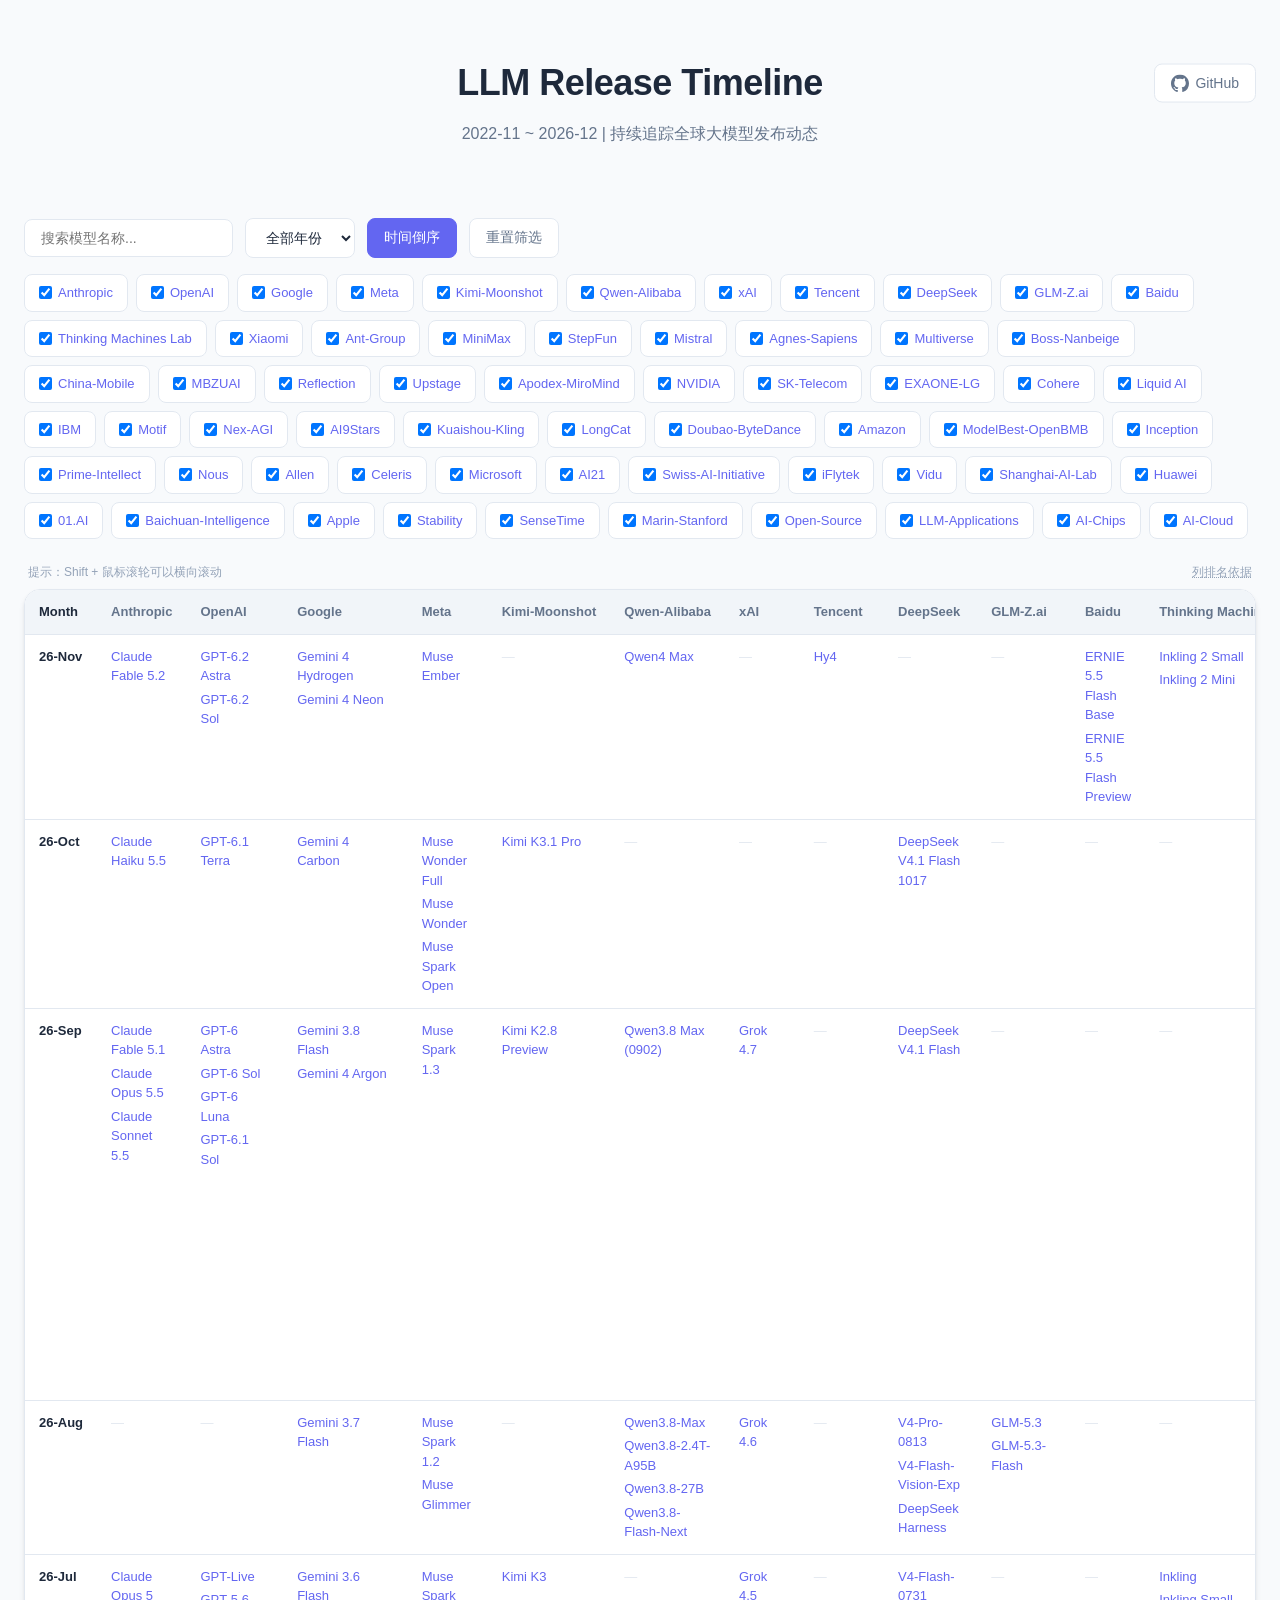
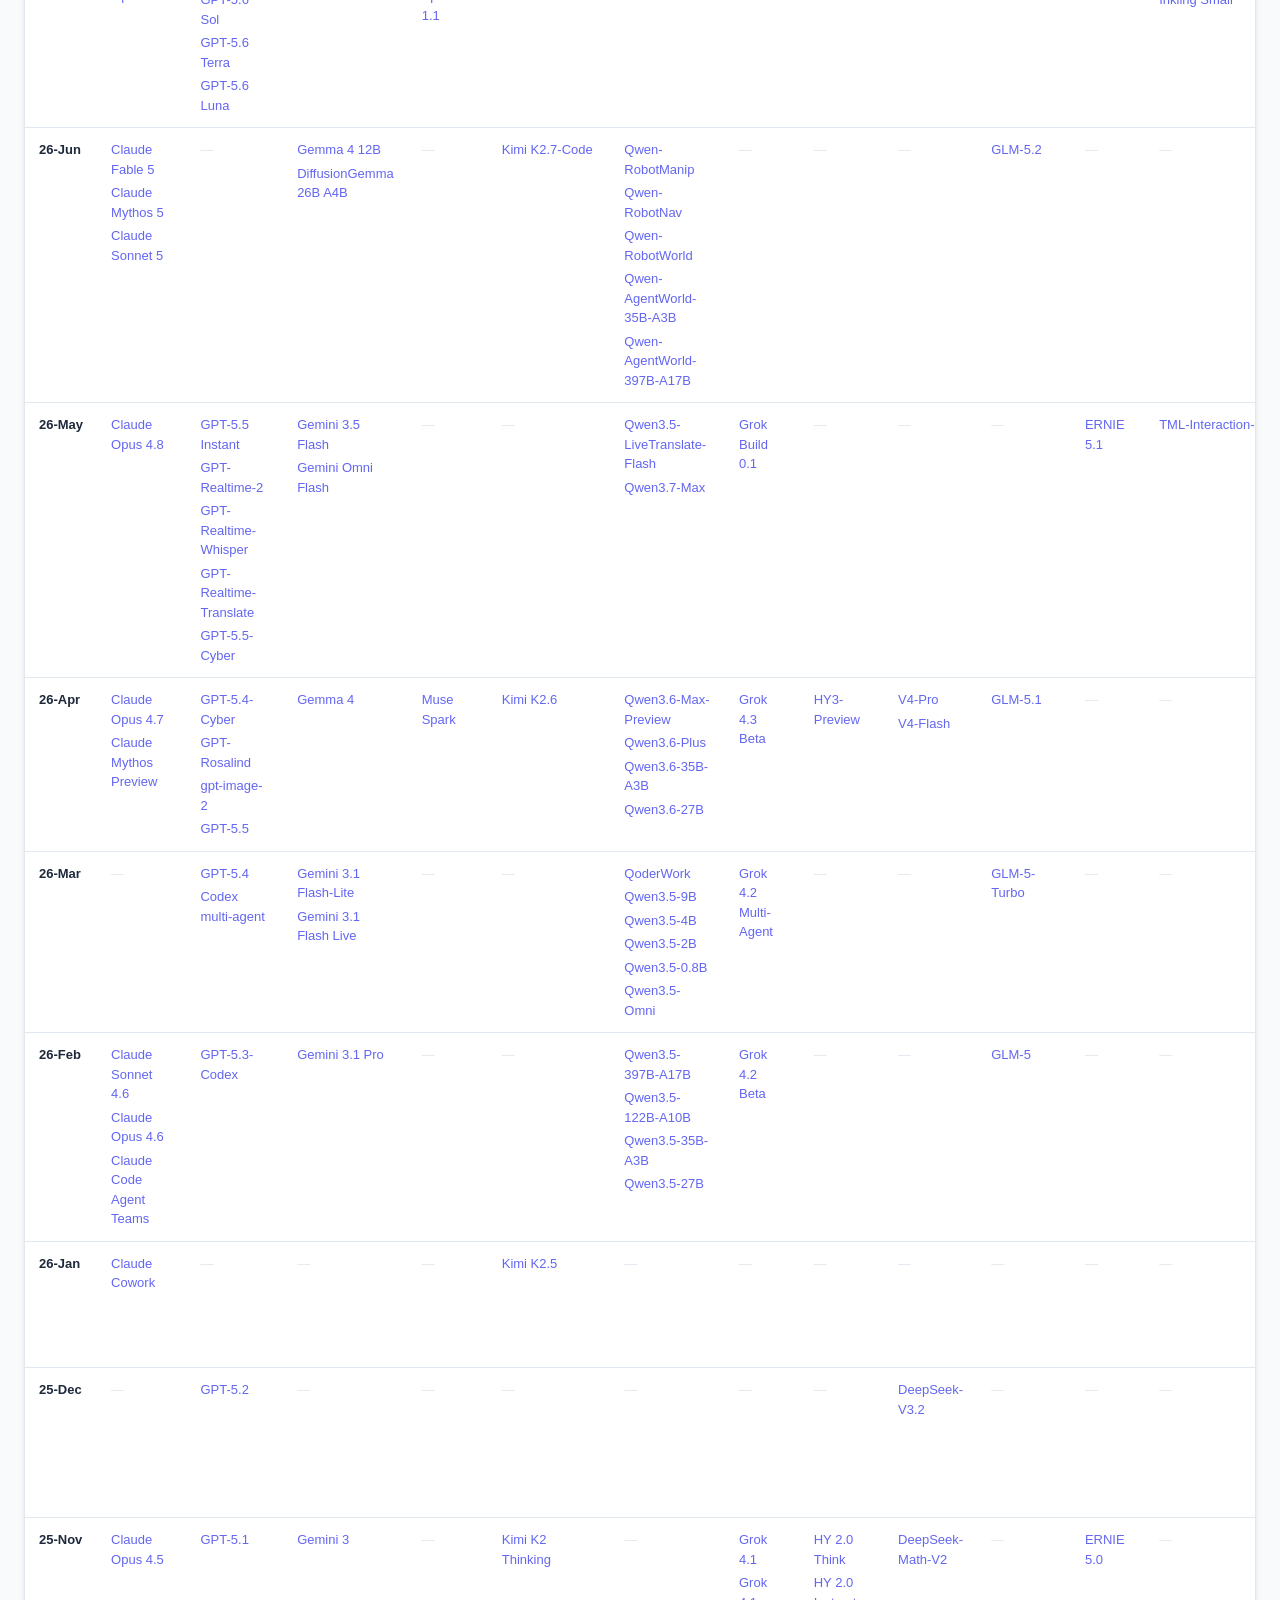
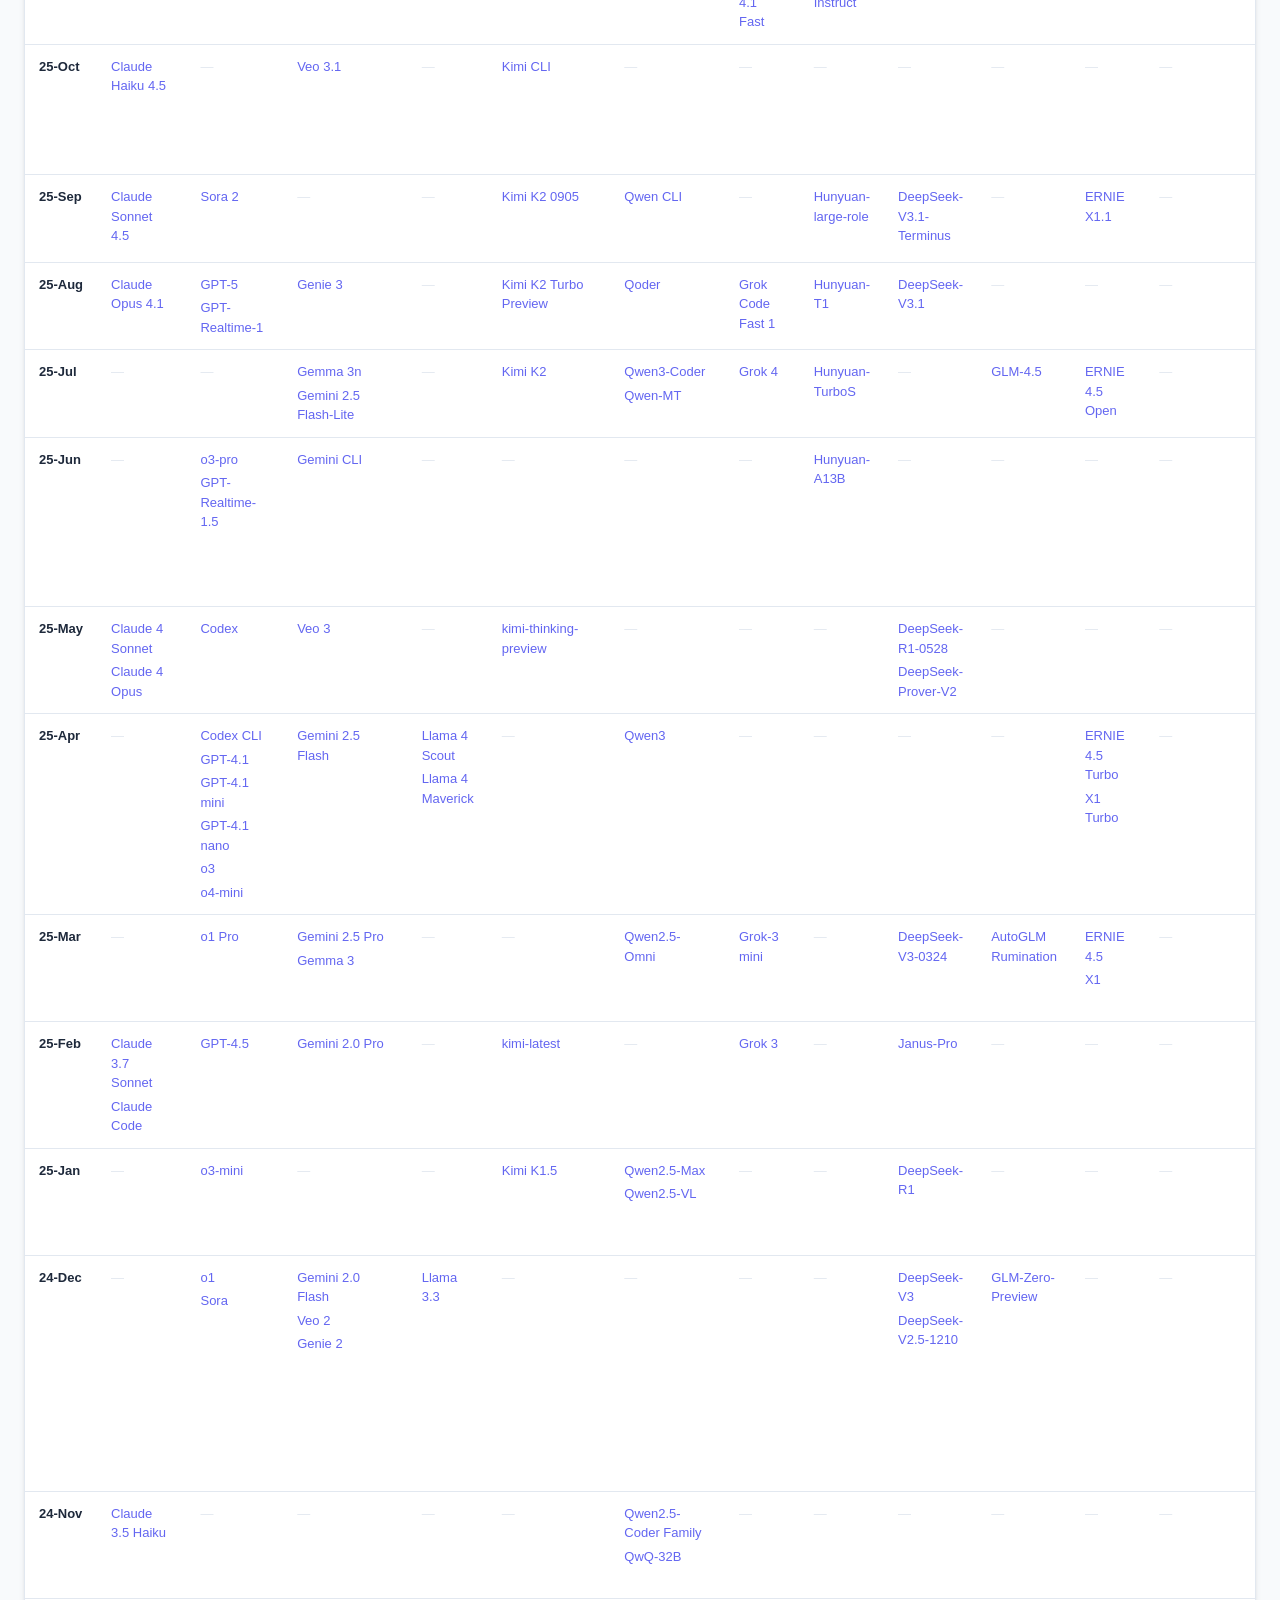
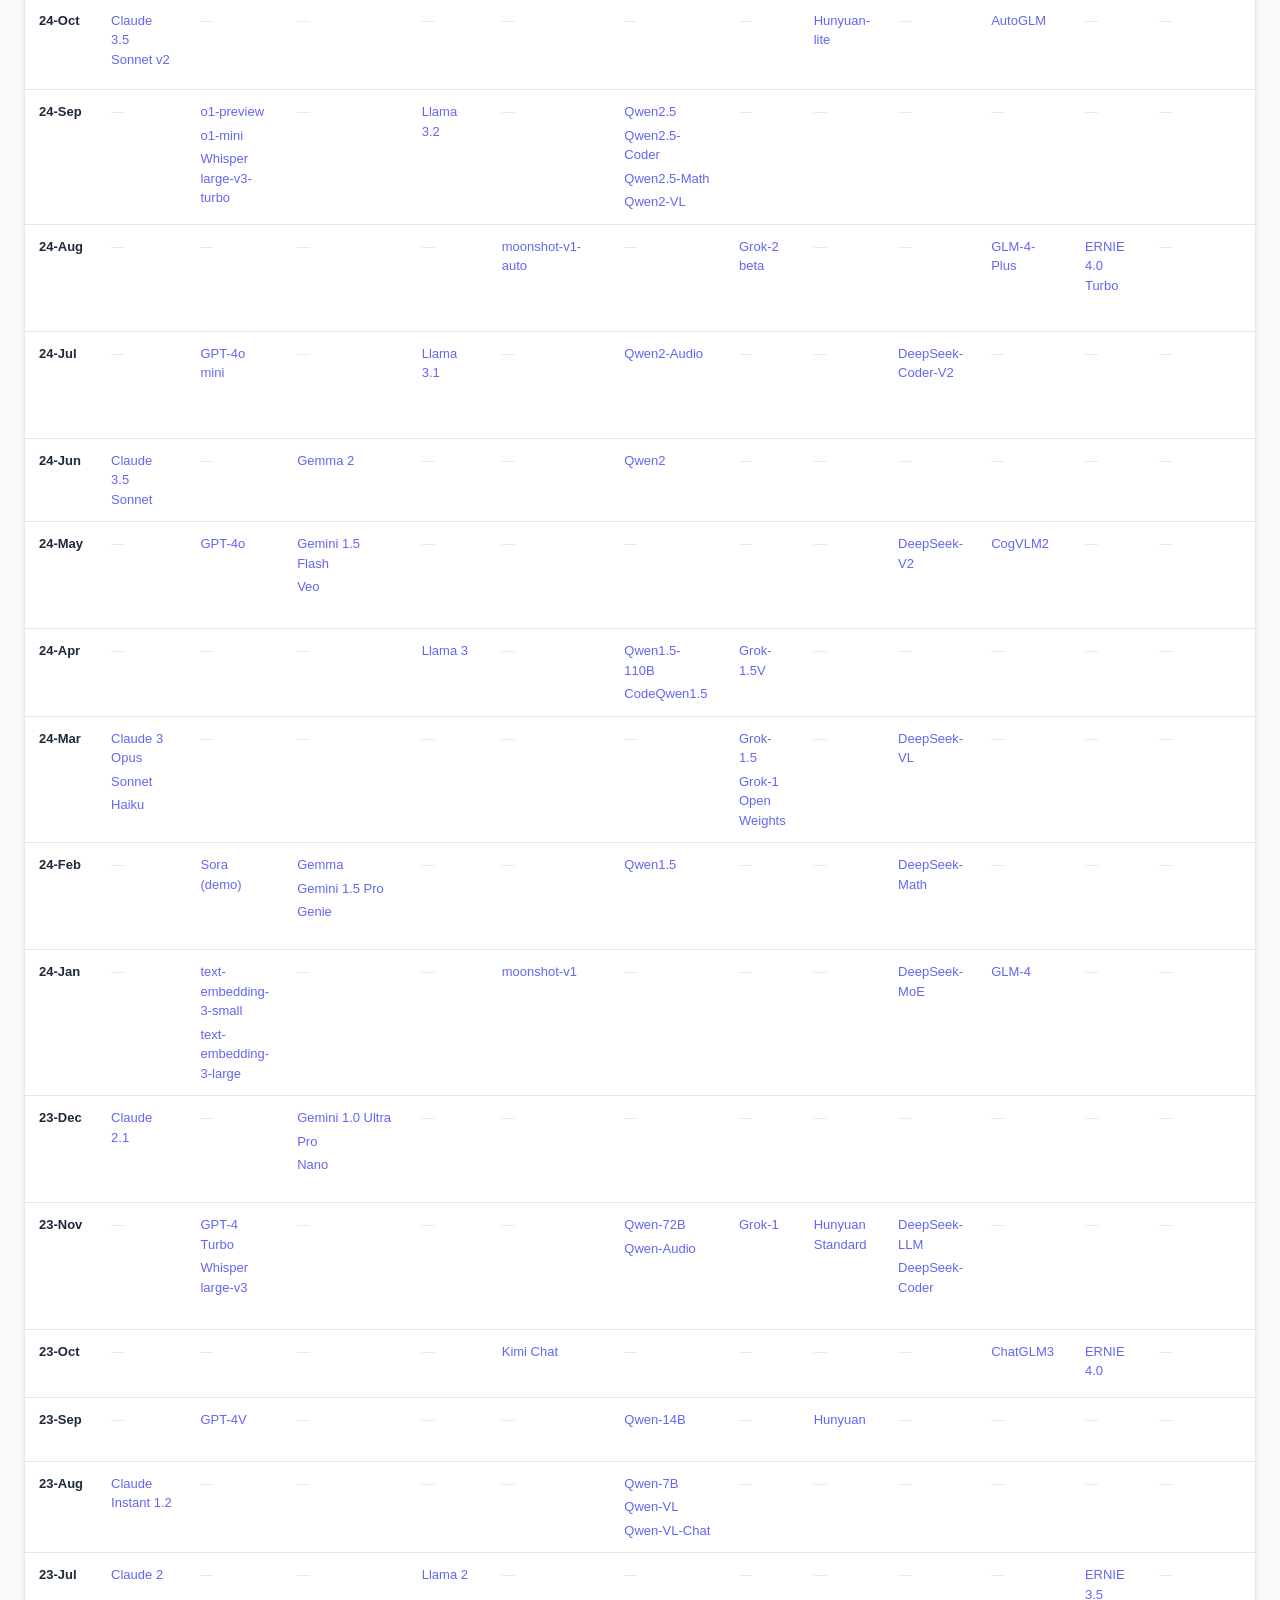
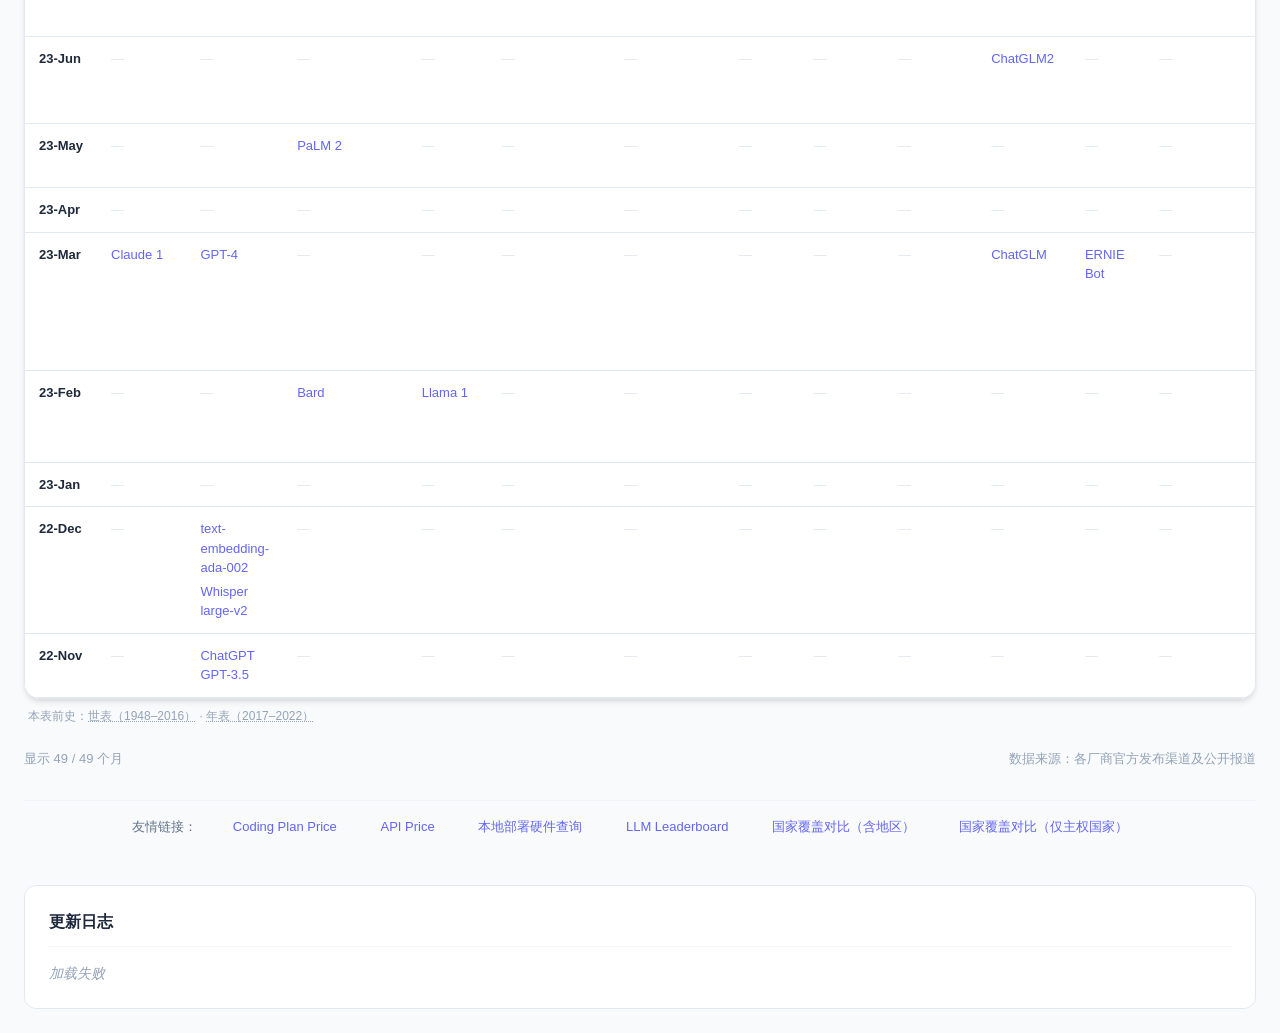
<file: index.html>
<!DOCTYPE html>
<html lang="zh-CN">
<head>
  <meta charset="UTF-8">
  <meta name="viewport" content="width=device-width, initial-scale=1.0">
  <title>LLM Release Timeline</title>
  <link rel="stylesheet" href="styles.css">
</head>
<body>
  <div class="container">
    <header>
      <div class="header-top">
        <h1>LLM Release Timeline</h1>
        <a href="https://github.com/Physics-Lee/Monthly_Table_of_LLM_Releasing" class="github-link" target="_blank">
          <svg viewBox="0 0 24 24" width="18" height="18"><path fill="currentColor" d="M12 0C5.37 0 0 5.37 0 12c0 5.31 3.435 9.795 8.205 11.385.6.105.825-.255.825-.57 0-.285-.015-1.23-.015-2.235-3.015.555-3.795-.735-4.035-1.41-.135-.345-.72-1.41-1.23-1.695-.42-.225-1.02-.78-.015-.795.945-.015 1.62.87 1.845 1.23 1.08 1.815 2.805 1.305 3.495.99.105-.78.42-1.305.765-1.605-2.67-.3-5.46-1.335-5.46-5.925 0-1.305.465-2.385 1.23-3.225-.12-.3-.54-1.53.12-3.18 0 0 1.005-.315 3.3 1.23.96-.27 1.98-.405 3-.405s2.04.135 3 .405c2.295-1.56 3.3-1.23 3.3-1.23.66 1.65.24 2.88.12 3.18.765.84 1.23 1.905 1.23 3.225 0 4.605-2.805 5.625-5.475 5.925.435.375.81 1.095.81 2.22 0 1.605-.015 2.895-.015 3.3 0 .315.225.69.825.57A12.02 12.02 0 0024 12c0-6.63-5.37-12-12-12z"/></svg>
          GitHub
        </a>
      </div>
      <p class="subtitle">2022-11 ~ <span id="endDate"></span> | 持续追踪全球大模型发布动态</p>
    </header>

    <div class="filters">
      <div class="filter-group">
        <input type="text" id="searchInput" placeholder="搜索模型名称...">
        <select id="yearFilter">
          <option value="all">全部年份</option>
          <option value="2022">2022</option>
          <option value="2023">2023</option>
          <option value="2024">2024</option>
          <option value="2025">2025</option>
          <option value="2026">2026</option>
        </select>
        <button id="sortBtn" data-order="desc">时间倒序</button>
        <button id="resetBtn">重置筛选</button>
      </div>
      <div class="vendor-filters" id="vendorFilters"></div>
    </div>

    <div class="table-hints">
      <span class="table-hint-left">提示：Shift + 鼠标滚轮可以横向滚动</span>
      <span class="table-hint-right"><a href="aa-ranking.html" target="_blank" rel="noopener">列排名依据</a></span>
    </div>

    <div class="table-wrapper">
      <table id="timelineTable">
        <thead></thead>
        <tbody></tbody>
      </table>
    </div>

    <div class="table-prelude">
      本表前史：<a href="prelude.html#shibiao">世表（1948–2016）</a> · <a href="prelude.html#nianbiao">年表（2017–2022）</a>
    </div>

    <div class="footer">
      <span id="stats">加载中...</span>
      <span class="source">数据来源：各厂商官方发布渠道及公开报道</span>
    </div>

    <div class="friend-links">
      <span class="friend-links-label">友情链接：</span>
      <a href="https://z4crk6mg95.coze.site/" target="_blank" rel="noopener">Coding Plan Price</a>
      <a href="https://openrouter.ai/models?order=pricing-high-to-low" target="_blank" rel="noopener">API Price</a>
      <a href="https://apxml.com/zh/models" target="_blank" rel="noopener">本地部署硬件查询</a>
      <a href="https://artificialanalysis.ai/leaderboards/models" target="_blank" rel="noopener">LLM Leaderboard</a>
      <a href="supported_countries_and_territories/country-coverage-full.html" target="_blank" rel="noopener">国家覆盖对比（含地区）</a>
      <a href="supported_countries_and_territories/country-coverage-sovereign.html" target="_blank" rel="noopener">国家覆盖对比（仅主权国家）</a>
    </div>

    <div class="changelog" id="changelog">
      <h3>更新日志</h3>
      <div class="changelog-list" id="changelogList">加载中...</div>
    </div>
  </div>

  <script src="scripts/model-utils.js"></script>
  <script src="app.js"></script>
</body>
</html>
</file>
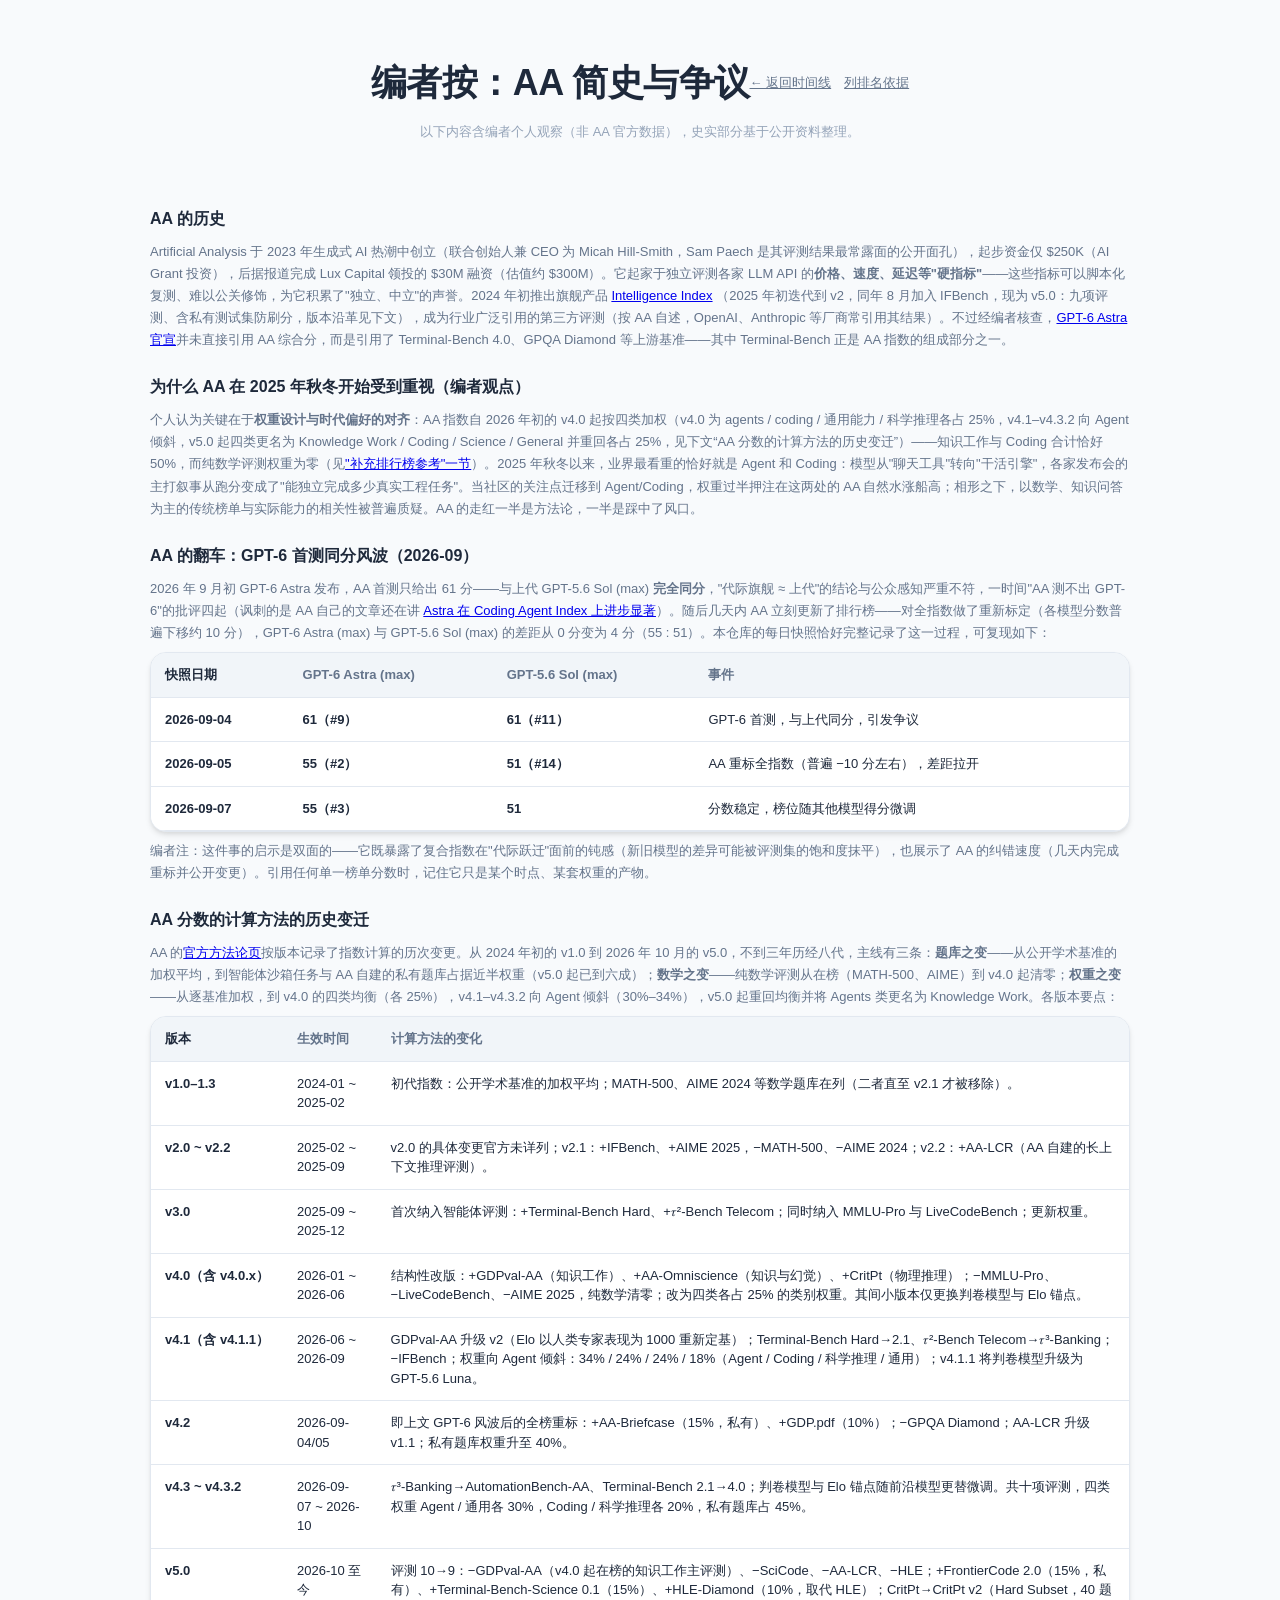
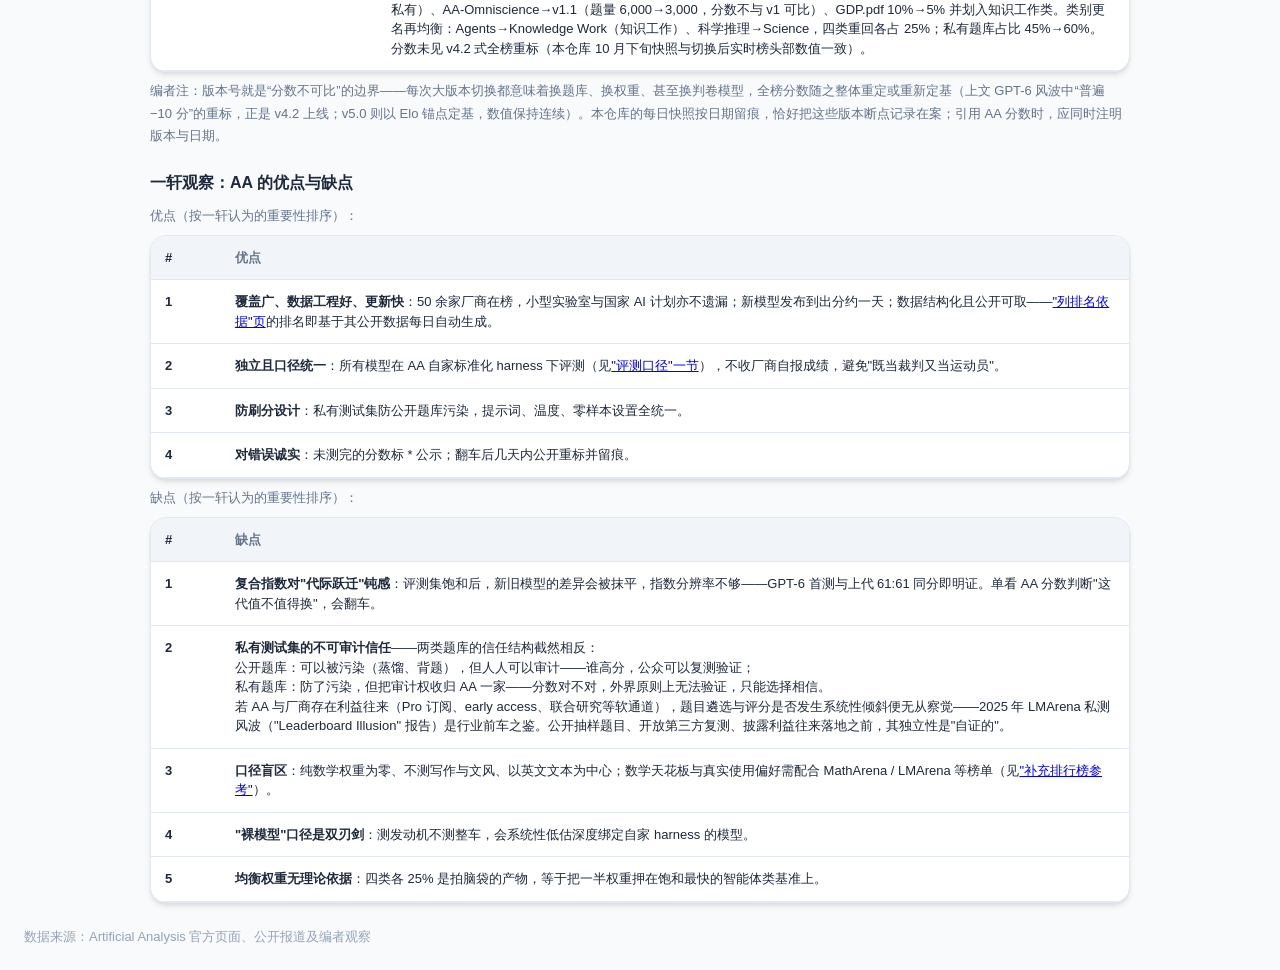
<file: aa-editorial.html>
<!DOCTYPE html>
<html lang="zh-CN">
<head>
  <meta charset="UTF-8">
  <meta name="viewport" content="width=device-width, initial-scale=1.0">
  <title>编者按：AA 简史与争议 | LLM Release Timeline</title>
  <link rel="stylesheet" href="styles.css">
  <style>
    .back-link {
      font-size: 13px;
      color: var(--text-tertiary);
    }
    .back-link a { color: var(--text-secondary); }
    .editorial-section {
      max-width: 980px;
      margin: 0 auto;
    }
    .editorial-section h2 {
      font-size: 16px;
      margin: 24px 0 10px;
    }
    .editorial-note {
      font-size: 13px;
      color: var(--text-secondary);
      line-height: 1.7;
      margin: 8px 0;
    }
    /* 主表样式为 30+ 列设了 min-width:1400px，本页表格列数少，取消该下限 */
    .table-wrapper table { min-width: 0; }
    td.score-cell { font-weight: 600; }
  </style>
</head>
<body>
  <div class="container">
    <header>
      <div class="header-top">
        <h1>编者按：AA 简史与争议</h1>
        <span class="back-link"><a href="./">← 返回时间线</a>　<a href="aa-ranking.html">列排名依据</a></span>
      </div>
      <p class="models">以下内容含编者个人观察（非 AA 官方数据），史实部分基于公开资料整理。</p>
    </header>

    <section class="editorial-section">
      <h2>AA 的历史</h2>
      <p class="editorial-note">
        Artificial Analysis 于 2023 年生成式 AI 热潮中创立（联合创始人兼 CEO 为 Micah Hill-Smith，Sam Paech 是其评测结果最常露面的公开面孔），起步资金仅 $250K（AI Grant 投资），后据报道完成 Lux Capital 领投的 $30M 融资（估值约 $300M）。它起家于独立评测各家 LLM API 的<strong>价格、速度、延迟等"硬指标"</strong>——这些指标可以脚本化复测、难以公关修饰，为它积累了"独立、中立"的声誉。2024 年初推出旗舰产品
        <a href="https://artificialanalysis.ai/evaluations/artificial-analysis-intelligence-index" target="_blank" rel="noopener">Intelligence Index</a>
        （2025 年初迭代到 v2，同年 8 月加入 IFBench，现为 v5.0：九项评测、含私有测试集防刷分，版本沿革见下文），成为行业广泛引用的第三方评测（按 AA 自述，OpenAI、Anthropic 等厂商常引用其结果）。不过经编者核查，<a href="https://openai.com/index/gpt-6-astra/" target="_blank" rel="noopener">GPT-6 Astra 官宣</a>并未直接引用 AA 综合分，而是引用了 Terminal-Bench 4.0、GPQA Diamond 等上游基准——其中 Terminal-Bench 正是 AA 指数的组成部分之一。
      </p>
    </section>

    <section class="editorial-section">
      <h2>为什么 AA 在 2025 年秋冬开始受到重视（编者观点）</h2>
      <p class="editorial-note">
        个人认为关键在于<strong>权重设计与时代偏好的对齐</strong>：AA 指数自 2026 年初的 v4.0 起按四类加权（v4.0 为 agents / coding / 通用能力 / 科学推理各占 25%，v4.1–v4.3.2 向 Agent 倾斜，v5.0 起四类更名为 Knowledge Work / Coding / Science / General 并重回各占 25%，见下文“AA 分数的计算方法的历史变迁”）——知识工作与 Coding 合计恰好 50%，而纯数学评测权重为零（见<a href="aa-ranking.html#supplement-rankings">"补充排行榜参考"一节</a>）。2025 年秋冬以来，业界最看重的恰好就是 Agent 和 Coding：模型从"聊天工具"转向"干活引擎"，各家发布会的主打叙事从跑分变成了"能独立完成多少真实工程任务"。当社区的关注点迁移到 Agent/Coding，权重过半押注在这两处的 AA 自然水涨船高；相形之下，以数学、知识问答为主的传统榜单与实际能力的相关性被普遍质疑。AA 的走红一半是方法论，一半是踩中了风口。
      </p>
    </section>

    <section class="editorial-section">
      <h2>AA 的翻车：GPT-6 首测同分风波（2026-09）</h2>
      <p class="editorial-note">
        2026 年 9 月初 GPT-6 Astra 发布，AA 首测只给出 61 分——与上代 GPT-5.6 Sol (max) <strong>完全同分</strong>，"代际旗舰 ≈ 上代"的结论与公众感知严重不符，一时间"AA 测不出 GPT-6"的批评四起（讽刺的是 AA 自己的文章还在讲 <a href="https://artificialanalysis.ai/articles/benchmarking-gpt-6-astra" target="_blank" rel="noopener">Astra 在 Coding Agent Index 上进步显著</a>）。随后几天内 AA 立刻更新了排行榜——对全指数做了重新标定（各模型分数普遍下移约 10 分），GPT-6 Astra (max) 与 GPT-5.6 Sol (max) 的差距从 0 分变为 4 分（55 : 51）。本仓库的每日快照恰好完整记录了这一过程，可复现如下：
      </p>
      <div class="table-wrapper">
        <table>
          <thead>
            <tr><th>快照日期</th><th>GPT-6 Astra (max)</th><th>GPT-5.6 Sol (max)</th><th>事件</th></tr>
          </thead>
          <tbody>
            <tr>
              <td>2026-09-04</td>
              <td class="score-cell">61（#9）</td>
              <td class="score-cell">61（#11）</td>
              <td>GPT-6 首测，与上代同分，引发争议</td>
            </tr>
            <tr>
              <td>2026-09-05</td>
              <td class="score-cell">55（#2）</td>
              <td class="score-cell">51（#14）</td>
              <td>AA 重标全指数（普遍 −10 分左右），差距拉开</td>
            </tr>
            <tr>
              <td>2026-09-07</td>
              <td class="score-cell">55（#3）</td>
              <td class="score-cell">51</td>
              <td>分数稳定，榜位随其他模型得分微调</td>
            </tr>
          </tbody>
        </table>
      </div>
      <p class="editorial-note">
        编者注：这件事的启示是双面的——它既暴露了复合指数在"代际跃迁"面前的钝感（新旧模型的差异可能被评测集的饱和度抹平），也展示了 AA 的纠错速度（几天内完成重标并公开变更）。引用任何单一榜单分数时，记住它只是某个时点、某套权重的产物。
      </p>
    </section>

    <section class="editorial-section">
      <h2>AA 分数的计算方法的历史变迁</h2>
      <p class="editorial-note">
        AA 的<a href="https://artificialanalysis.ai/methodology/intelligence-benchmarking" target="_blank" rel="noopener">官方方法论页</a>按版本记录了指数计算的历次变更。从 2024 年初的 v1.0 到 2026 年 10 月的 v5.0，不到三年历经八代，主线有三条：<strong>题库之变</strong>——从公开学术基准的加权平均，到智能体沙箱任务与 AA 自建的私有题库占据近半权重（v5.0 起已到六成）；<strong>数学之变</strong>——纯数学评测从在榜（MATH-500、AIME）到 v4.0 起清零；<strong>权重之变</strong>——从逐基准加权，到 v4.0 的四类均衡（各 25%），v4.1–v4.3.2 向 Agent 倾斜（30%–34%），v5.0 起重回均衡并将 Agents 类更名为 Knowledge Work。各版本要点：
      </p>
      <div class="table-wrapper">
        <table>
          <thead>
            <tr><th>版本</th><th>生效时间</th><th>计算方法的变化</th></tr>
          </thead>
          <tbody>
            <tr>
              <td class="score-cell">v1.0–1.3</td>
              <td>2024-01 ~ 2025-02</td>
              <td>初代指数：公开学术基准的加权平均；MATH-500、AIME 2024 等数学题库在列（二者直至 v2.1 才被移除）。</td>
            </tr>
            <tr>
              <td class="score-cell">v2.0 ~ v2.2</td>
              <td>2025-02 ~ 2025-09</td>
              <td>v2.0 的具体变更官方未详列；v2.1：+IFBench、+AIME 2025，−MATH-500、−AIME 2024；v2.2：+AA-LCR（AA 自建的长上下文推理评测）。</td>
            </tr>
            <tr>
              <td class="score-cell">v3.0</td>
              <td>2025-09 ~ 2025-12</td>
              <td>首次纳入智能体评测：+Terminal-Bench Hard、+𝜏²-Bench Telecom；同时纳入 MMLU-Pro 与 LiveCodeBench；更新权重。</td>
            </tr>
            <tr>
              <td class="score-cell">v4.0（含 v4.0.x）</td>
              <td>2026-01 ~ 2026-06</td>
              <td>结构性改版：+GDPval-AA（知识工作）、+AA-Omniscience（知识与幻觉）、+CritPt（物理推理）；−MMLU-Pro、−LiveCodeBench、−AIME 2025，纯数学清零；改为四类各占 25% 的类别权重。其间小版本仅更换判卷模型与 Elo 锚点。</td>
            </tr>
            <tr>
              <td class="score-cell">v4.1（含 v4.1.1）</td>
              <td>2026-06 ~ 2026-09</td>
              <td>GDPval-AA 升级 v2（Elo 以人类专家表现为 1000 重新定基）；Terminal-Bench Hard→2.1、𝜏²-Bench Telecom→𝜏³-Banking；−IFBench；权重向 Agent 倾斜：34% / 24% / 24% / 18%（Agent / Coding / 科学推理 / 通用）；v4.1.1 将判卷模型升级为 GPT-5.6 Luna。</td>
            </tr>
            <tr>
              <td class="score-cell">v4.2</td>
              <td>2026-09-04/05</td>
              <td>即上文 GPT-6 风波后的全榜重标：+AA-Briefcase（15%，私有）、+GDP.pdf（10%）；−GPQA Diamond；AA-LCR 升级 v1.1；私有题库权重升至 40%。</td>
            </tr>
            <tr>
              <td class="score-cell">v4.3 ~ v4.3.2</td>
              <td>2026-09-07 ~ 2026-10</td>
              <td>𝜏³-Banking→AutomationBench-AA、Terminal-Bench 2.1→4.0；判卷模型与 Elo 锚点随前沿模型更替微调。共十项评测，四类权重 Agent / 通用各 30%，Coding / 科学推理各 20%，私有题库占 45%。</td>
            </tr>
            <tr>
              <td class="score-cell">v5.0</td>
              <td>2026-10 至今</td>
              <td>评测 10→9：−GDPval-AA（v4.0 起在榜的知识工作主评测）、−SciCode、−AA-LCR、−HLE；+FrontierCode 2.0（15%，私有）、+Terminal-Bench-Science 0.1（15%）、+HLE-Diamond（10%，取代 HLE）；CritPt→CritPt v2（Hard Subset，40 题私有）、AA-Omniscience→v1.1（题量 6,000→3,000，分数不与 v1 可比）、GDP.pdf 10%→5% 并划入知识工作类。类别更名再均衡：Agents→Knowledge Work（知识工作）、科学推理→Science，四类重回各占 25%；私有题库占比 45%→60%。分数未见 v4.2 式全榜重标（本仓库 10 月下旬快照与切换后实时榜头部数值一致）。</td>
            </tr>
          </tbody>
        </table>
      </div>
      <p class="editorial-note">
        编者注：版本号就是“分数不可比”的边界——每次大版本切换都意味着换题库、换权重、甚至换判卷模型，全榜分数随之整体重定或重新定基（上文 GPT-6 风波中“普遍 −10 分”的重标，正是 v4.2 上线；v5.0 则以 Elo 锚点定基，数值保持连续）。本仓库的每日快照按日期留痕，恰好把这些版本断点记录在案；引用 AA 分数时，应同时注明版本与日期。
      </p>
    </section>

    <section class="editorial-section">
      <h2>一轩观察：AA 的优点与缺点</h2>
      <p class="editorial-note">优点（按一轩认为的重要性排序）：</p>
      <div class="table-wrapper">
        <table>
          <thead>
            <tr><th>#</th><th>优点</th></tr>
          </thead>
          <tbody>
            <tr>
              <td class="score-cell">1</td>
              <td><strong>覆盖广、数据工程好、更新快</strong>：50 余家厂商在榜，小型实验室与国家 AI 计划亦不遗漏；新模型发布到出分约一天；数据结构化且公开可取——<a href="aa-ranking.html">"列排名依据"页</a>的排名即基于其公开数据每日自动生成。</td>
            </tr>
            <tr>
              <td class="score-cell">2</td>
              <td><strong>独立且口径统一</strong>：所有模型在 AA 自家标准化 harness 下评测（见<a href="aa-ranking.html#evaluation-setup">"评测口径"一节</a>），不收厂商自报成绩，避免"既当裁判又当运动员"。</td>
            </tr>
            <tr>
              <td class="score-cell">3</td>
              <td><strong>防刷分设计</strong>：私有测试集防公开题库污染，提示词、温度、零样本设置全统一。</td>
            </tr>
            <tr>
              <td class="score-cell">4</td>
              <td><strong>对错误诚实</strong>：未测完的分数标 * 公示；翻车后几天内公开重标并留痕。</td>
            </tr>
          </tbody>
        </table>
      </div>
      <p class="editorial-note">缺点（按一轩认为的重要性排序）：</p>
      <div class="table-wrapper">
        <table>
          <thead>
            <tr><th>#</th><th>缺点</th></tr>
          </thead>
          <tbody>
            <tr>
              <td class="score-cell">1</td>
              <td><strong>复合指数对"代际跃迁"钝感</strong>：评测集饱和后，新旧模型的差异会被抹平，指数分辨率不够——GPT-6 首测与上代 61:61 同分即明证。单看 AA 分数判断"这代值不值得换"，会翻车。</td>
            </tr>
            <tr>
              <td class="score-cell">2</td>
              <td><strong>私有测试集的不可审计信任</strong>——两类题库的信任结构截然相反：<br>
                公开题库：可以被污染（蒸馏、背题），但人人可以审计——谁高分，公众可以复测验证；<br>
                私有题库：防了污染，但把审计权收归 AA 一家——分数对不对，外界原则上无法验证，只能选择相信。<br>
                若 AA 与厂商存在利益往来（Pro 订阅、early access、联合研究等软通道），题目遴选与评分是否发生系统性倾斜便无从察觉——2025 年 LMArena 私测风波（"Leaderboard Illusion" 报告）是行业前车之鉴。公开抽样题目、开放第三方复测、披露利益往来落地之前，其独立性是"自证的"。</td>
            </tr>
            <tr>
              <td class="score-cell">3</td>
              <td><strong>口径盲区</strong>：纯数学权重为零、不测写作与文风、以英文文本为中心；数学天花板与真实使用偏好需配合 MathArena / LMArena 等榜单（见<a href="aa-ranking.html#supplement-rankings">"补充排行榜参考"</a>）。</td>
            </tr>
            <tr>
              <td class="score-cell">4</td>
              <td><strong>"裸模型"口径是双刃剑</strong>：测发动机不测整车，会系统性低估深度绑定自家 harness 的模型。</td>
            </tr>
            <tr>
              <td class="score-cell">5</td>
              <td><strong>均衡权重无理论依据</strong>：四类各 25% 是拍脑袋的产物，等于把一半权重押在饱和最快的智能体类基准上。</td>
            </tr>
          </tbody>
        </table>
      </div>
    </section>

    <div class="footer">
      <span class="source">数据来源：Artificial Analysis 官方页面、公开报道及编者观察</span>
    </div>
  </div>
</body>
</html>
</file>
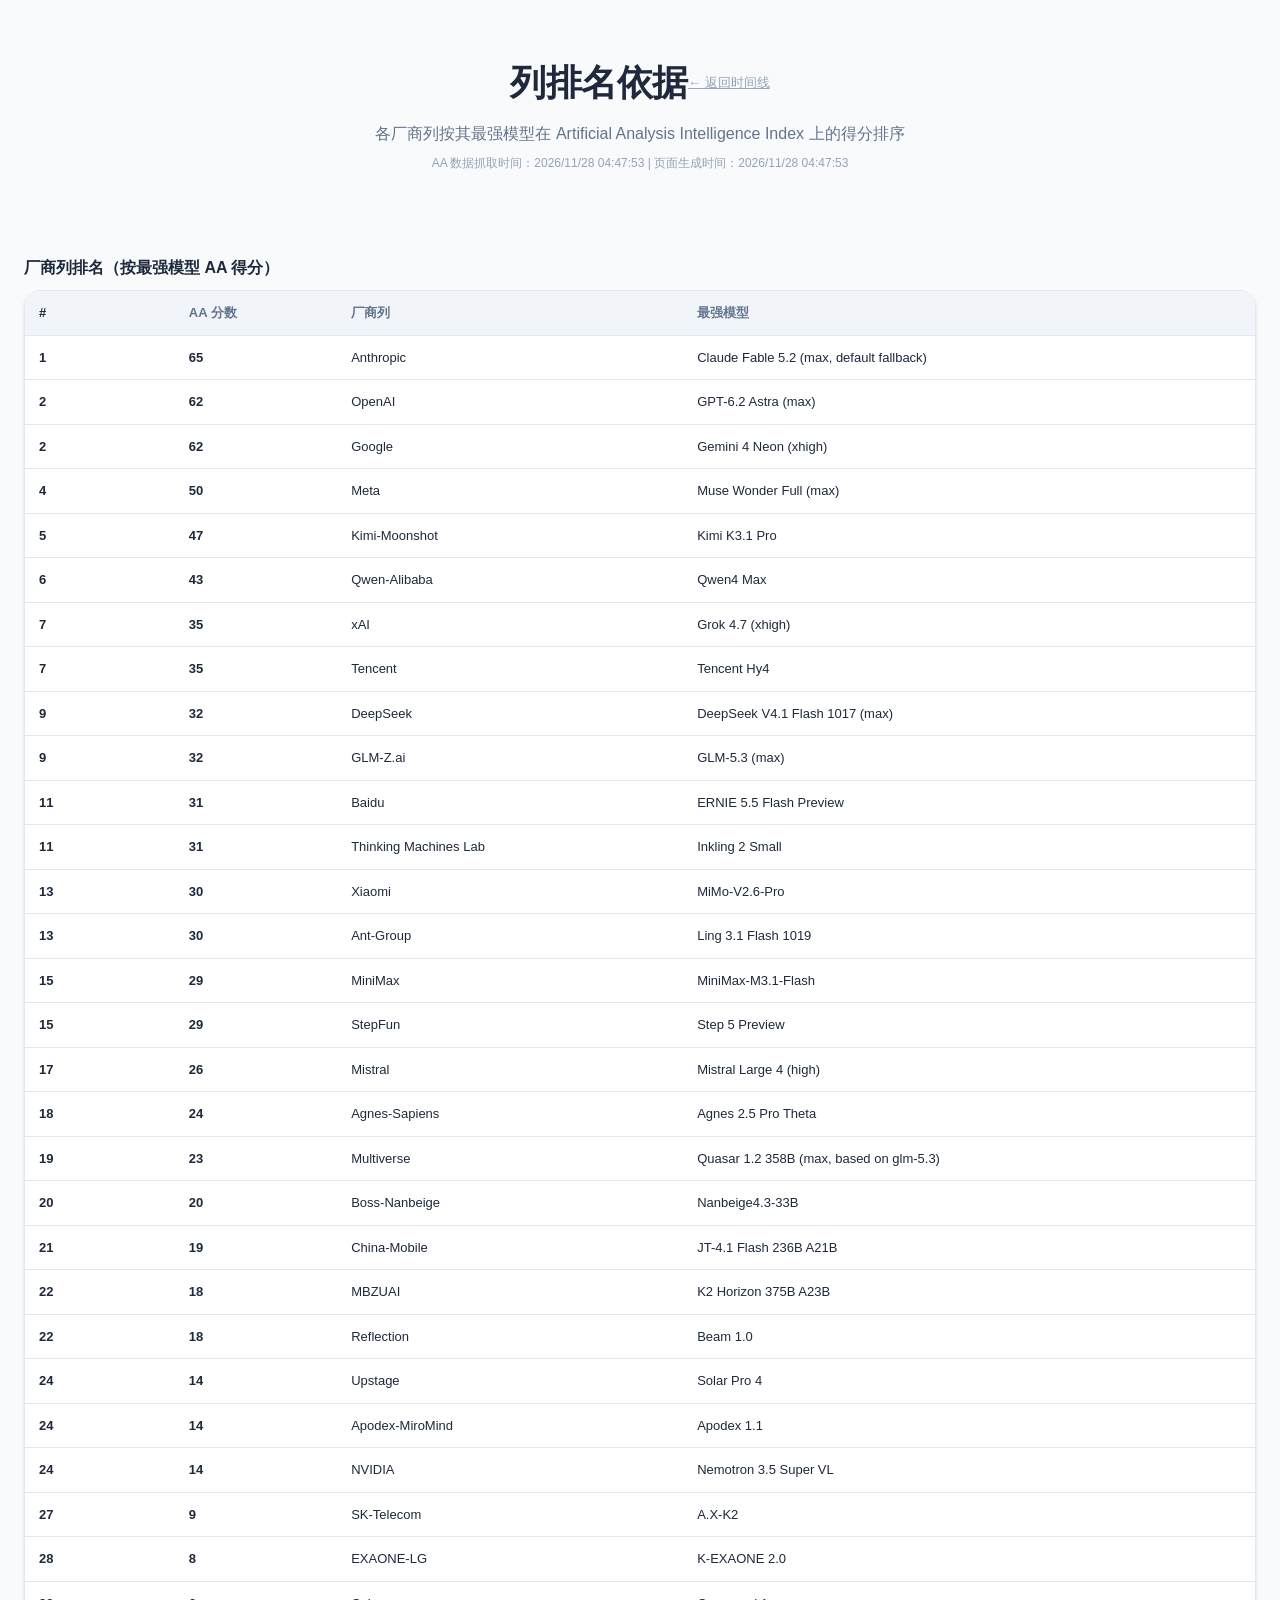
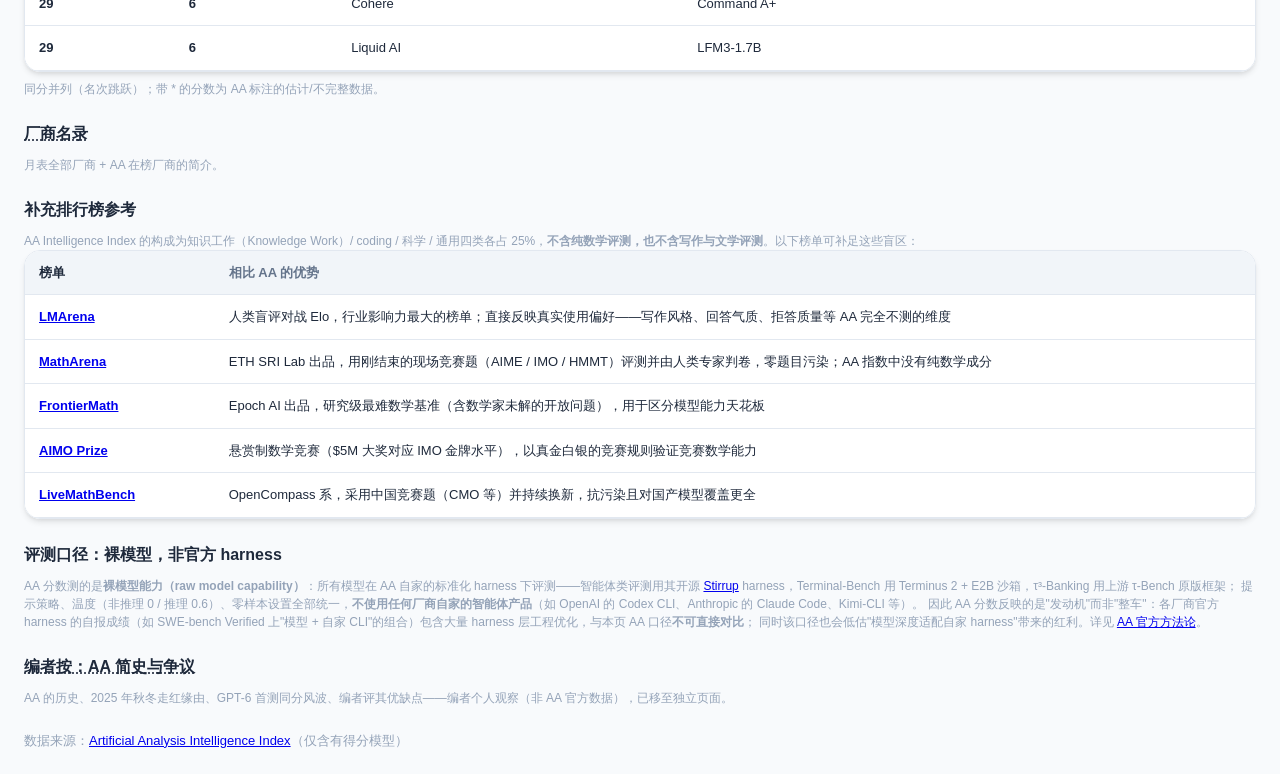
<file: aa-ranking.html>
<!DOCTYPE html>
<html lang="zh-CN">
<head>
  <meta charset="UTF-8">
  <meta name="viewport" content="width=device-width, initial-scale=1.0">
  <title>列排名依据 | LLM Release Timeline</title>
  <link rel="stylesheet" href="styles.css">
  <style>
    .back-link {
      font-size: 13px;
      color: var(--text-tertiary);
    }
    .back-link a { color: var(--text-secondary); }
    .snapshot-time {
      font-size: 12px;
      color: var(--text-tertiary);
      margin: 4px 0 20px;
    }
    .rank-section h2 {
      font-size: 16px;
      margin: 24px 0 10px;
    }
    .rank-section h2 a {
      color: inherit;
      text-decoration: underline dotted;
    }
    .rank-section h2 a:hover { color: var(--accent-primary); }
    .rank-note {
      font-size: 12px;
      color: var(--text-tertiary);
      margin-top: 8px;
    }
    td.score-cell { font-weight: 600; }
    td.intro-cell {
      font-size: 12px;
      color: var(--text-secondary);
      min-width: 260px;
    }
  </style>
</head>
<body>
  <div class="container">
    <header>
      <div class="header-top">
        <h1>列排名依据</h1>
        <a href="./" class="back-link">← 返回时间线</a>
      </div>
      <p class="subtitle">各厂商列按其最强模型在 Artificial Analysis Intelligence Index 上的得分排序</p>
      <p class="snapshot-time" id="snapshotTime">加载中...</p>
    </header>

    <div class="rank-section">
      <h2>厂商列排名（按最强模型 AA 得分）</h2>
      <div class="table-wrapper">
        <table>
          <thead id="rankHead"></thead>
          <tbody id="rankBody"></tbody>
        </table>
      </div>
      <p class="rank-note">同分并列（名次跳跃）；带 * 的分数为 AA 标注的估计/不完整数据。</p>
    </div>

    <div class="rank-section">
      <h2><a href="aa-vendors.html">厂商名录</a></h2>
      <p class="rank-note">月表全部厂商 + AA 在榜厂商的简介。</p>
    </div>

    <div class="rank-section" id="supplement-rankings">
      <h2>补充排行榜参考</h2>
      <p class="rank-note">AA Intelligence Index 的构成为知识工作（Knowledge Work）/ coding / 科学 / 通用四类各占 25%，<strong>不含纯数学评测，也不含写作与文学评测</strong>。以下榜单可补足这些盲区：</p>
      <div class="table-wrapper">
        <table>
          <thead>
            <tr><th>榜单</th><th>相比 AA 的优势</th></tr>
          </thead>
          <tbody>
            <tr>
              <td><a href="https://lmarena.ai/" target="_blank" rel="noopener">LMArena</a></td>
              <td>人类盲评对战 Elo，行业影响力最大的榜单；直接反映真实使用偏好——写作风格、回答气质、拒答质量等 AA 完全不测的维度</td>
            </tr>
            <tr>
              <td><a href="https://matharena.ai/" target="_blank" rel="noopener">MathArena</a></td>
              <td>ETH SRI Lab 出品，用刚结束的现场竞赛题（AIME / IMO / HMMT）评测并由人类专家判卷，零题目污染；AA 指数中没有纯数学成分</td>
            </tr>
            <tr>
              <td><a href="https://epoch.ai/frontiermath" target="_blank" rel="noopener">FrontierMath</a></td>
              <td>Epoch AI 出品，研究级最难数学基准（含数学家未解的开放问题），用于区分模型能力天花板</td>
            </tr>
            <tr>
              <td><a href="https://aimoprize.com/" target="_blank" rel="noopener">AIMO Prize</a></td>
              <td>悬赏制数学竞赛（$5M 大奖对应 IMO 金牌水平），以真金白银的竞赛规则验证竞赛数学能力</td>
            </tr>
            <tr>
              <td><a href="https://modelscope.cn/datasets/opencompass/LiveMathBench" target="_blank" rel="noopener">LiveMathBench</a></td>
              <td>OpenCompass 系，采用中国竞赛题（CMO 等）并持续换新，抗污染且对国产模型覆盖更全</td>
            </tr>
          </tbody>
        </table>
      </div>
    </div>

    <div class="rank-section" id="evaluation-setup">
      <h2>评测口径：裸模型，非官方 harness</h2>
      <p class="rank-note">
        AA 分数测的是<strong>裸模型能力（raw model capability）</strong>：所有模型在 AA 自家的标准化 harness 下评测——智能体类评测用其开源
        <a href="https://github.com/ArtificialAnalysis/Stirrup" target="_blank" rel="noopener">Stirrup</a> harness，Terminal-Bench 用 Terminus 2 + E2B 沙箱，τ³-Banking 用上游 τ-Bench 原版框架；
        提示策略、温度（非推理 0 / 推理 0.6）、零样本设置全部统一，<strong>不使用任何厂商自家的智能体产品</strong>（如 OpenAI 的 Codex CLI、Anthropic 的 Claude Code、Kimi-CLI 等）。
        因此 AA 分数反映的是"发动机"而非"整车"：各厂商官方 harness 的自报成绩（如 SWE-bench Verified 上"模型 + 自家 CLI"的组合）包含大量 harness 层工程优化，与本页 AA 口径<strong>不可直接对比</strong>；
        同时该口径也会低估"模型深度适配自家 harness"带来的红利。详见 <a href="https://artificialanalysis.ai/methodology/intelligence-benchmarking" target="_blank" rel="noopener">AA 官方方法论</a>。
      </p>
    </div>

    <div class="rank-section">
      <h2><a href="aa-editorial.html" target="_blank" rel="noopener">编者按：AA 简史与争议</a></h2>
      <p class="rank-note">AA 的历史、2025 年秋冬走红缘由、GPT-6 首测同分风波、编者评其优缺点——编者个人观察（非 AA 官方数据），已移至独立页面。</p>
    </div>

    <div class="footer">
      <span class="source">数据来源：<a href="https://artificialanalysis.ai/leaderboards/models" target="_blank" rel="noopener">Artificial Analysis Intelligence Index</a>（仅含有得分模型）</span>
    </div>
  </div>

  <script>
    document.addEventListener('DOMContentLoaded', async () => {
      const res = await fetch('aa-ranking.json');
      const data = await res.json();

      const ts = new Date(data.fetchedAt);
      document.getElementById('snapshotTime').textContent =
        `AA 数据抓取时间：${ts.toLocaleString('zh-CN')} | 页面生成时间：${new Date(data.generatedAt).toLocaleString('zh-CN')}`;

      document.getElementById('rankHead').innerHTML =
        '<tr><th>#</th><th>AA 分数</th><th>厂商列</th><th>最强模型</th><th>AA 榜位</th></tr>';
      document.getElementById('rankBody').innerHTML = data.ranked.map(item => `
        <tr>
          <td>${item.rank}</td>
          <td class="score-cell">${item.score}${item.estimated ? '*' : ''}</td>
          <td>${item.column}</td>
          <td>${item.model}</td>
          <td>#${item.aaRank}</td>
        </tr>`).join('');

      // 编者注：厂商名录（含本表全部厂商的简介）已移至 aa-vendors.html
    });
  </script>
</body>
</html>
</file>
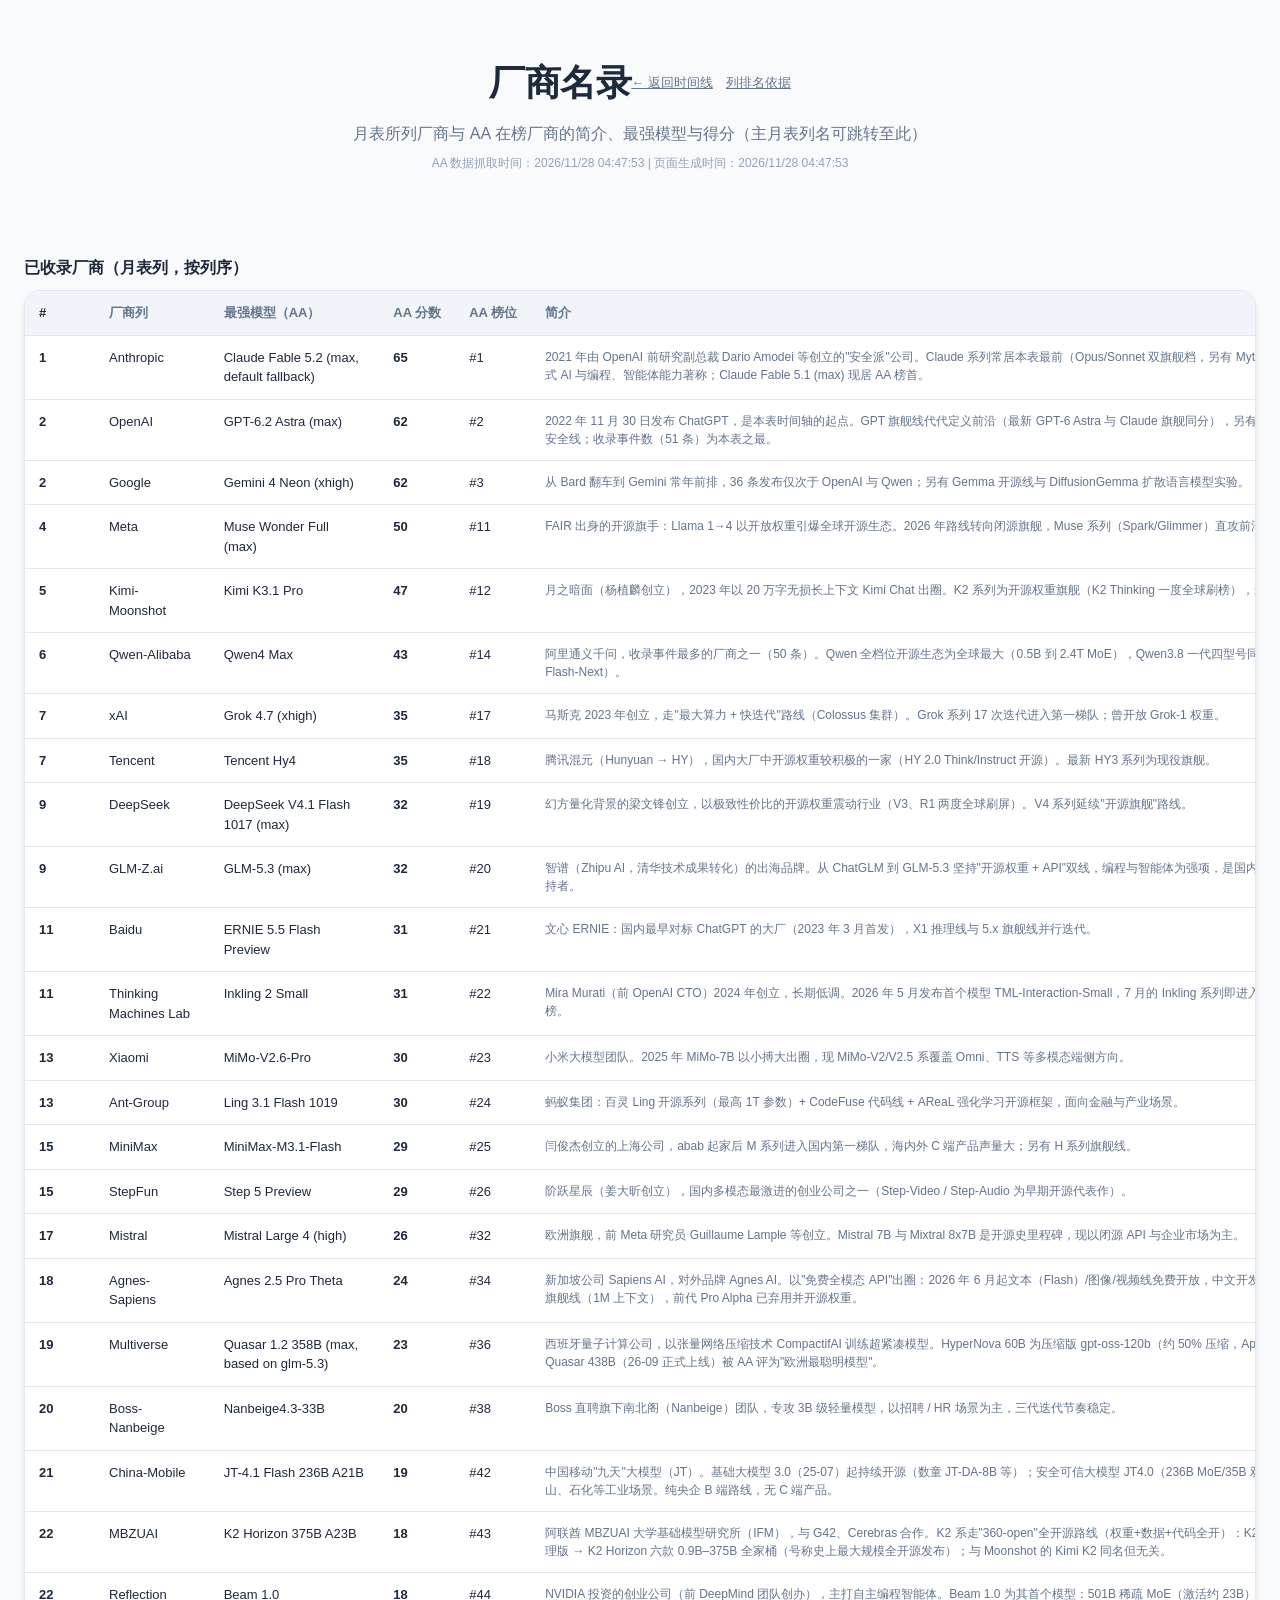
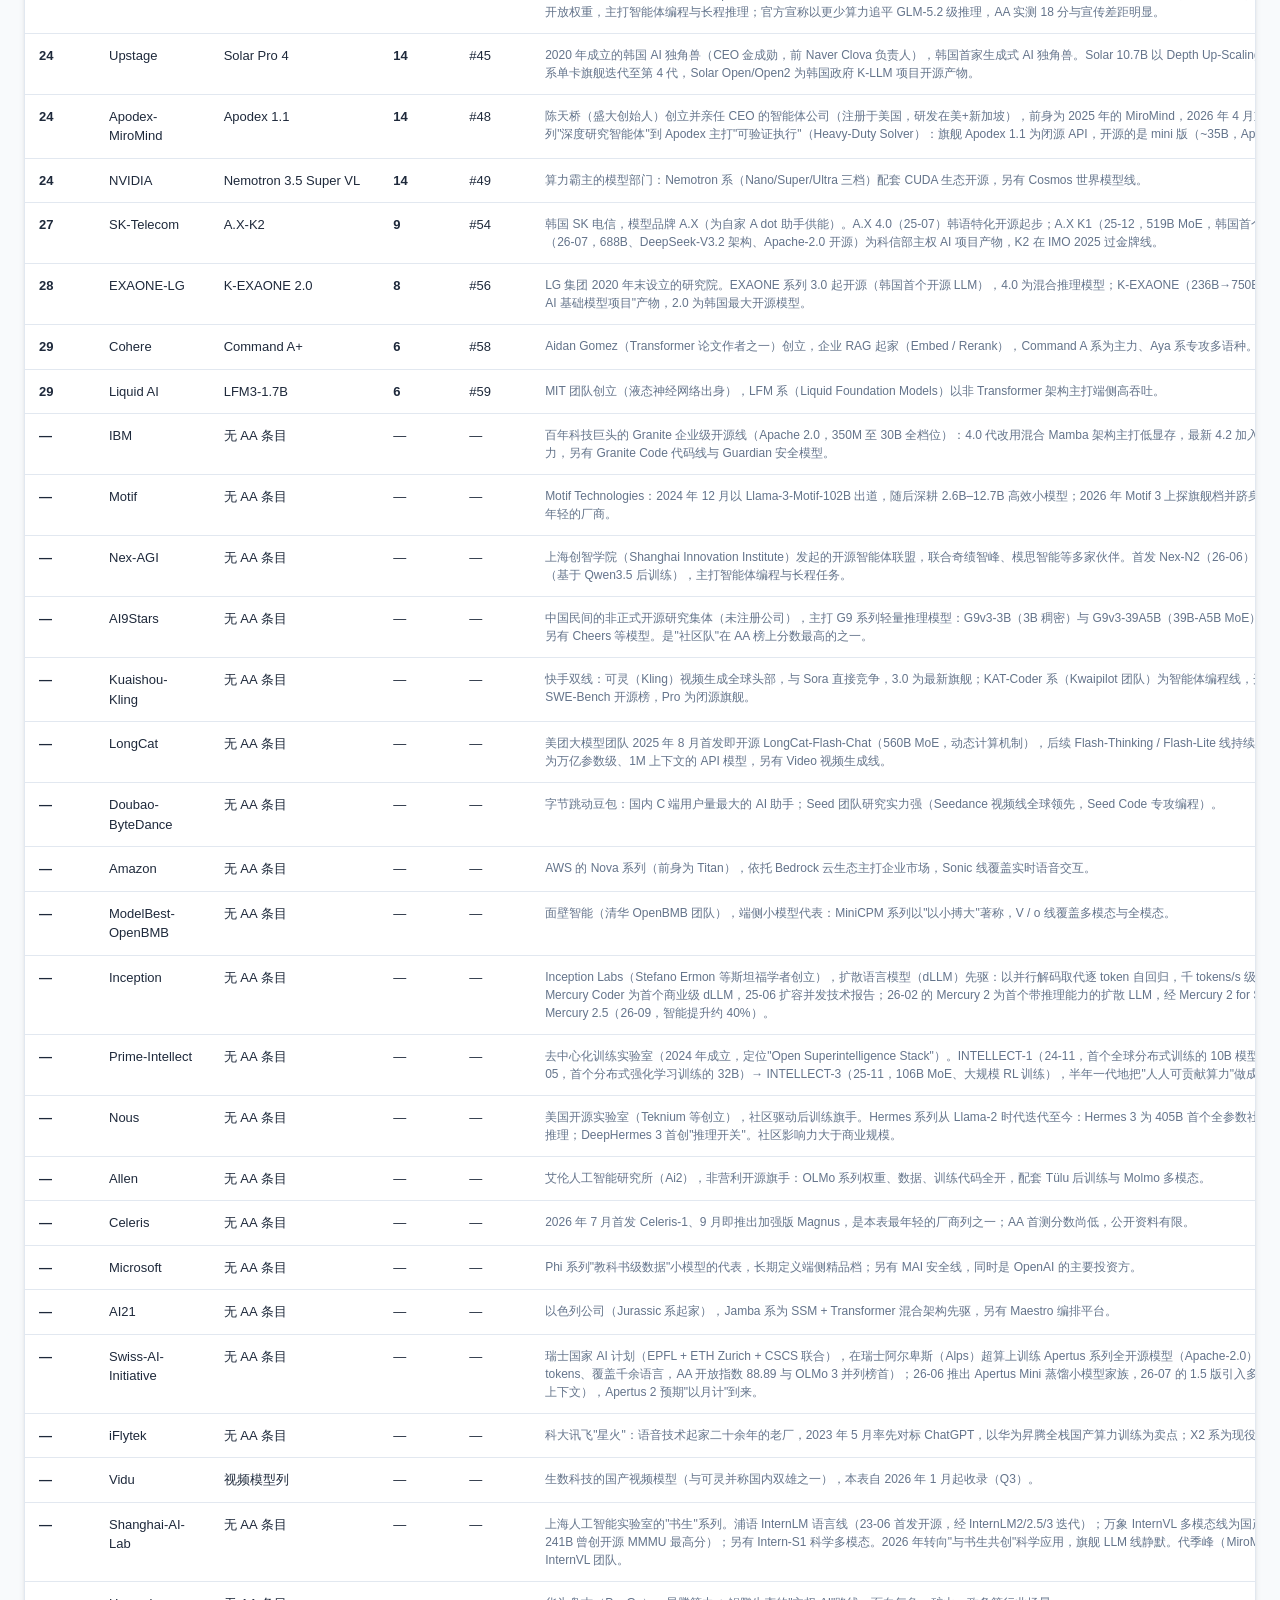
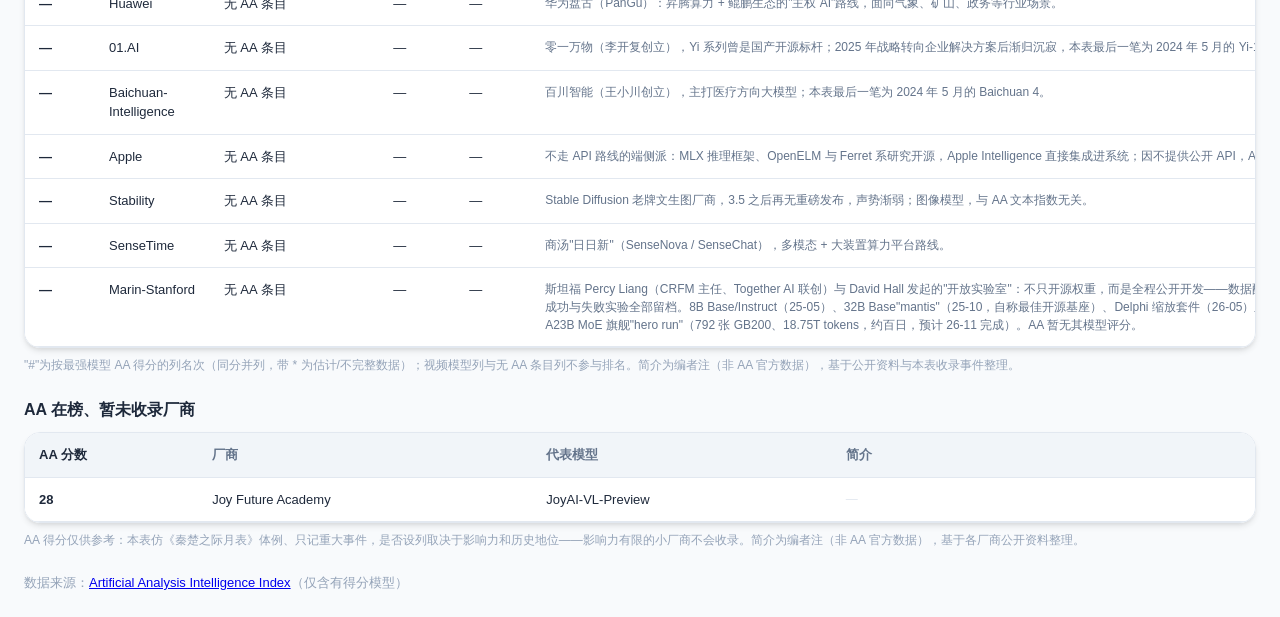
<file: aa-vendors.html>
<!DOCTYPE html>
<html lang="zh-CN">
<head>
  <meta charset="UTF-8">
  <meta name="viewport" content="width=device-width, initial-scale=1.0">
  <title>厂商名录 | LLM Release Timeline</title>
  <link rel="stylesheet" href="styles.css">
  <style>
    .back-link {
      font-size: 13px;
      color: var(--text-tertiary);
    }
    .back-link a { color: var(--text-secondary); }
    .snapshot-time {
      font-size: 12px;
      color: var(--text-tertiary);
      margin: 4px 0 20px;
    }
    .vendor-section h2 {
      font-size: 16px;
      margin: 24px 0 10px;
    }
    .vendor-note {
      font-size: 12px;
      color: var(--text-tertiary);
      margin-top: 8px;
    }
    /* 从主月表列名锚点跳入时高亮该行（:target 覆盖同页跳转；anchor-hit 兜底冷加载——
       行是 fetch 后动态渲染的，浏览器解析锚点时行还不存在，:target 不会生效） */
    tr:target td,
    tr.anchor-hit td {
      background: #eef2ff;
    }
    tr.anchor-hit {
      scroll-margin-top: 12px;
    }
    td.score-cell { font-weight: 600; }
    td.intro-cell {
      font-size: 12px;
      color: var(--text-secondary);
      min-width: 260px;
    }
  </style>
</head>
<body>
  <div class="container">
    <header>
      <div class="header-top">
        <h1>厂商名录</h1>
        <span class="back-link"><a href="./">← 返回时间线</a>　<a href="aa-ranking.html">列排名依据</a></span>
      </div>
      <p class="subtitle">月表所列厂商与 AA 在榜厂商的简介、最强模型与得分（主月表列名可跳转至此）</p>
      <p class="snapshot-time" id="snapshotTime">加载中...</p>
    </header>

    <div class="vendor-section">
      <h2>已收录厂商（月表列，按列序）</h2>
      <div class="table-wrapper">
        <table>
          <thead id="includedHead"></thead>
          <tbody id="includedBody"></tbody>
        </table>
      </div>
      <p class="vendor-note">"#"为按最强模型 AA 得分的列名次（同分并列，带 * 为估计/不完整数据）；视频模型列与无 AA 条目列不参与排名。简介为编者注（非 AA 官方数据），基于公开资料与本表收录事件整理。</p>
    </div>

    <div class="vendor-section">
      <h2>AA 在榜、暂未收录厂商</h2>
      <div class="table-wrapper">
        <table>
          <thead id="missingHead"></thead>
          <tbody id="missingBody"></tbody>
        </table>
      </div>
      <p class="vendor-note">AA 得分仅供参考：本表仿《秦楚之际月表》体例、只记重大事件，是否设列取决于影响力和历史地位——影响力有限的小厂商不会收录。简介为编者注（非 AA 官方数据），基于各厂商公开资料整理。</p>
    </div>

    <div class="footer">
      <span class="source">数据来源：<a href="https://artificialanalysis.ai/leaderboards/models" target="_blank" rel="noopener">Artificial Analysis Intelligence Index</a>（仅含有得分模型）</span>
    </div>
  </div>

  <script>
    document.addEventListener('DOMContentLoaded', async () => {
      const [aaRes, dataRes] = await Promise.all([
        fetch('aa-ranking.json'),
        fetch('data.json')
      ]);
      const aaData = await aaRes.json();
      const timeline = await dataRes.json();

      const ts = new Date(aaData.fetchedAt);
      document.getElementById('snapshotTime').textContent =
        `AA 数据抓取时间：${ts.toLocaleString('zh-CN')} | 页面生成时间：${new Date(aaData.generatedAt).toLocaleString('zh-CN')}`;

      // 编者注：月表列简介（键须与 data.json 的 vendors 完全一致）
      const columnIntros = {
        'Anthropic': '2021 年由 OpenAI 前研究副总裁 Dario Amodei 等创立的"安全派"公司。Claude 系列常居本表最前（Opus/Sonnet 双旗舰档，另有 Mythos、Fable 等线），以宪法式 AI 与编程、智能体能力著称；Claude Fable 5.1 (max) 现居 AA 榜首。',
        'OpenAI': '2022 年 11 月 30 日发布 ChatGPT，是本表时间轴的起点。GPT 旗舰线代代定义前沿（最新 GPT-6 Astra 与 Claude 旗舰同分），另有 GPT-Live 实时线与 Cyber 安全线；收录事件数（51 条）为本表之最。',
        'Meta': 'FAIR 出身的开源旗手：Llama 1→4 以开放权重引爆全球开源生态。2026 年路线转向闭源旗舰，Muse 系列（Spark/Glimmer）直攻前沿榜。',
        'GLM-Z.ai': '智谱（Zhipu AI，清华技术成果转化）的出海品牌。从 ChatGLM 到 GLM-5.3 坚持"开源权重 + API"双线，编程与智能体为强项，是国内厂商在 AA 榜的最佳名次保持者。',
        'xAI': '马斯克 2023 年创立，走"最大算力 + 快迭代"路线（Colossus 集群）。Grok 系列 17 次迭代进入第一梯队；曾开放 Grok-1 权重。',
        'Kimi-Moonshot': '月之暗面（杨植麟创立），2023 年以 20 万字无损长上下文 Kimi Chat 出圈。K2 系列为开源权重旗舰（K2 Thinking 一度全球刷榜），最新 Kimi K3 跻身第一梯队。',
        'Qwen-Alibaba': '阿里通义千问，收录事件最多的厂商之一（50 条）。Qwen 全档位开源生态为全球最大（0.5B 到 2.4T MoE），Qwen3.8 一代四型号同发（Max / 2.4T-A95B / 27B / Flash-Next）。',
        'Google': '从 Bard 翻车到 Gemini 常年前排，36 条发布仅次于 OpenAI 与 Qwen；另有 Gemma 开源线与 DiffusionGemma 扩散语言模型实验。',
        'DeepSeek': '幻方量化背景的梁文锋创立，以极致性价比的开源权重震动行业（V3、R1 两度全球刷屏）。V4 系列延续"开源旗舰"路线。',
        'Motif': 'Motif Technologies：2024 年 12 月以 Llama-3-Motif-102B 出道，随后深耕 2.6B–12.7B 高效小模型；2026 年 Motif 3 上探旗舰档并跻身 AA 前十，是本表前十中最年轻的厂商。',
        'MiniMax': '闫俊杰创立的上海公司，abab 起家后 M 系列进入国内第一梯队，海内外 C 端产品声量大；另有 H 系列旗舰线。',
        'Xiaomi': '小米大模型团队。2025 年 MiMo-7B 以小搏大出圈，现 MiMo-V2/V2.5 系覆盖 Omni、TTS 等多模态端侧方向。',
        'Thinking Machines Lab': 'Mira Murati（前 OpenAI CTO）2024 年创立，长期低调。2026 年 5 月发布首个模型 TML-Interaction-Small，7 月的 Inkling 系列即进入 AA 榜——成立两年即上榜。',
        'Tencent': '腾讯混元（Hunyuan → HY），国内大厂中开源权重较积极的一家（HY 2.0 Think/Instruct 开源）。最新 HY3 系列为现役旗舰。',
        'Ant-Group': '蚂蚁集团：百灵 Ling 开源系列（最高 1T 参数）+ CodeFuse 代码线 + AReaL 强化学习开源框架，面向金融与产业场景。',
        'NVIDIA': '算力霸主的模型部门：Nemotron 系（Nano/Super/Ultra 三档）配套 CUDA 生态开源，另有 Cosmos 世界模型线。',
        'StepFun': '阶跃星辰（姜大昕创立），国内多模态最激进的创业公司之一（Step-Video / Step-Audio 为早期开源代表作）。',
        'Doubao-ByteDance': '字节跳动豆包：国内 C 端用户量最大的 AI 助手；Seed 团队研究实力强（Seedance 视频线全球领先，Seed Code 专攻编程）。',
        'Mistral': '欧洲旗舰，前 Meta 研究员 Guillaume Lample 等创立。Mistral 7B 与 Mixtral 8x7B 是开源史里程碑，现以闭源 API 与企业市场为主。',
        'ModelBest-OpenBMB': '面壁智能（清华 OpenBMB 团队），端侧小模型代表：MiniCPM 系列以"以小搏大"著称，V / o 线覆盖多模态与全模态。',
        'Inception': 'Inception Labs（Stefano Ermon 等斯坦福学者创立），扩散语言模型（dLLM）先驱：以并行解码取代逐 token 自回归，千 tokens/s 级输出主打超低延迟。25-02 的 Mercury Coder 为首个商业级 dLLM，25-06 扩容并发技术报告；26-02 的 Mercury 2 为首个带推理能力的扩散 LLM，经 Mercury 2 for Search（26-08）迭代至 Mercury 2.5（26-09，智能提升约 40%）。',
        'Baidu': '文心 ERNIE：国内最早对标 ChatGPT 的大厂（2023 年 3 月首发），X1 推理线与 5.x 旗舰线并行迭代。',
        'Amazon': 'AWS 的 Nova 系列（前身为 Titan），依托 Bedrock 云生态主打企业市场，Sonic 线覆盖实时语音交互。',
        'Cohere': 'Aidan Gomez（Transformer 论文作者之一）创立，企业 RAG 起家（Embed / Rerank），Command A 系为主力、Aya 系专攻多语种。',
        'Boss-Nanbeige': 'Boss 直聘旗下南北阁（Nanbeige）团队，专攻 3B 级轻量模型，以招聘 / HR 场景为主，三代迭代节奏稳定。',
        'Liquid AI': 'MIT 团队创立（液态神经网络出身），LFM 系（Liquid Foundation Models）以非 Transformer 架构主打端侧高吞吐。',
        'Allen': '艾伦人工智能研究所（Ai2），非营利开源旗手：OLMo 系列权重、数据、训练代码全开，配套 Tülu 后训练与 Molmo 多模态。',
        'Marin-Stanford': '斯坦福 Percy Liang（CRFM 主任、Together AI 联创）与 David Hall 发起的"开放实验室"：不只开源权重，而是全程公开开发——数据配方、W&B 实时训练曲线、成功与失败实验全部留档。8B Base/Instruct（25-05）、32B Base"mantis"（25-10，自称最佳开源基座）、Delphi 缩放套件（26-05）之后，26-08 启动 535B-A23B MoE 旗舰"hero run"（792 张 GB200、18.75T tokens，约百日，预计 26-11 完成）。AA 暂无其模型评分。',
        'Celeris': '2026 年 7 月首发 Celeris-1、9 月即推出加强版 Magnus，是本表最年轻的厂商列之一；AA 首测分数尚低，公开资料有限。',
        'Apodex-MiroMind': '陈天桥（盛大创始人）创立并亲任 CEO 的智能体公司（注册于美国，研发在美+新加坡），前身为 2025 年的 MiroMind，2026 年 4 月重组更名。从 MiroThinker 系列"深度研究智能体"到 Apodex 主打"可验证执行"（Heavy-Duty Solver）：旗舰 Apodex 1.1 为闭源 API，开源的是 mini 版（~35B，Apache-2.0）。',
        'IBM': '百年科技巨头的 Granite 企业级开源线（Apache 2.0，350M 至 30B 全档位）：4.0 代改用混合 Mamba 架构主打低显存，最新 4.2 加入原生推理与企业智能体能力，另有 Granite Code 代码线与 Guardian 安全模型。',
        'LongCat': '美团大模型团队 2025 年 8 月首发即开源 LongCat-Flash-Chat（560B MoE，动态计算机制），后续 Flash-Thinking / Flash-Lite 线持续开源；现役旗舰 LongCat 2.0 为万亿参数级、1M 上下文的 API 模型，另有 Video 视频生成线。',
        'EXAONE-LG': 'LG 集团 2020 年末设立的研究院。EXAONE 系列 3.0 起开源（韩国首个开源 LLM），4.0 为混合推理模型；K-EXAONE（236B→750B MoE）是韩国科信部"主权 AI 基础模型项目"产物，2.0 为韩国最大开源模型。',
        'Agnes-Sapiens': '新加坡公司 Sapiens AI，对外品牌 Agnes AI。以"免费全模态 API"出圈：2026 年 6 月起文本（Flash）/图像/视频线免费开放，中文开发者社区热度高；Pro 为付费旗舰线（1M 上下文），前代 Pro Alpha 已弃用并开源权重。',
        'MBZUAI': '阿联酋 MBZUAI 大学基础模型研究所（IFM），与 G42、Cerebras 合作。K2 系走"360-open"全开源路线（权重+数据+代码全开）：K2-V2 70B → K2 Think V2 推理版 → K2 Horizon 六款 0.9B–375B 全家桶（号称史上最大规模全开源发布）；与 Moonshot 的 Kimi K2 同名但无关。',
        'Reflection': 'NVIDIA 投资的创业公司（前 DeepMind 团队创办），主打自主编程智能体。Beam 1.0 为其首个模型：501B 稀疏 MoE（激活约 23B）、1M 上下文、Apache 2.0 开放权重，主打智能体编程与长程推理；官方宣称以更少算力追平 GLM-5.2 级推理，AA 实测 18 分与宣传差距明显。',
        'Nex-AGI': '上海创智学院（Shanghai Innovation Institute）发起的开源智能体联盟，联合奇绩智峰、模思智能等多家伙伴。首发 Nex-N2（26-06）：Pro 版 397B-A17B MoE（基于 Qwen3.5 后训练），主打智能体编程与长程任务。',
        'Multiverse': '西班牙量子计算公司，以张量网络压缩技术 CompactifAI 训练超紧凑模型。HyperNova 60B 为压缩版 gpt-oss-120b（约 50% 压缩，Apache-2.0 开源）；旗舰 Quasar 438B（26-09 正式上线）被 AA 评为"欧洲最聪明模型"。',
        'Upstage': '2020 年成立的韩国 AI 独角兽（CEO 金成勋，前 Naver Clova 负责人），韩国首家生成式 AI 独角兽。Solar 10.7B 以 Depth Up-Scaling 技术开源出名，Solar Pro 系单卡旗舰迭代至第 4 代，Solar Open/Open2 为韩国政府 K-LLM 项目开源产物。',
        'China-Mobile': '中国移动"九天"大模型（JT）。基础大模型 3.0（25-07）起持续开源（数童 JT-DA-8B 等）；安全可信大模型 JT4.0（236B MoE/35B 双版）与多模态 JT4.1 面向矿山、石化等工业场景。纯央企 B 端路线，无 C 端产品。',
        'SK-Telecom': '韩国 SK 电信，模型品牌 A.X（为自家 A dot 助手供能）。A.X 4.0（25-07）韩语特化开源起步；A.X K1（25-12，519B MoE，韩国首个 500B+ 模型）与 A.X-K2（26-07，688B、DeepSeek-V3.2 架构、Apache-2.0 开源）为科信部主权 AI 项目产物，K2 在 IMO 2025 过金牌线。',
        'AI9Stars': '中国民间的非正式开源研究集体（未注册公司），主打 G9 系列轻量推理模型：G9v3-3B（3B 稠密）与 G9v3-39A5B（39B-A5B MoE）双档开源（Apache-2.0），另有 Cheers 等模型。是"社区队"在 AA 榜上分数最高的之一。',
        'Prime-Intellect': '去中心化训练实验室（2024 年成立，定位"Open Superintelligence Stack"）。INTELLECT-1（24-11，首个全球分布式训练的 10B 模型）→ INTELLECT-2（25-05，首个分布式强化学习训练的 32B）→ INTELLECT-3（25-11，106B MoE、大规模 RL 训练），半年一代地把"人人可贡献算力"做成了方法论。',
        'Nous': '美国开源实验室（Teknium 等创立），社区驱动后训练旗手。Hermes 系列从 Llama-2 时代迭代至今：Hermes 3 为 405B 首个全参数社区微调、Hermes 4 转向混合推理；DeepHermes 3 首创"推理开关"。社区影响力大于商业规模。',
        'Microsoft': 'Phi 系列"教科书级数据"小模型的代表，长期定义端侧精品档；另有 MAI 安全线，同时是 OpenAI 的主要投资方。',
        'AI21': '以色列公司（Jurassic 系起家），Jamba 系为 SSM + Transformer 混合架构先驱，另有 Maestro 编排平台。',
        'Swiss-AI-Initiative': '瑞士国家 AI 计划（EPFL + ETH Zurich + CSCS 联合），在瑞士阿尔卑斯（Alps）超算上训练 Apertus 系列全开源模型（Apache-2.0）：25-09 首发 70B/8B（15T tokens、覆盖千余语言，AA 开放指数 88.89 与 OLMo 3 并列榜首）；26-06 推出 Apertus Mini 蒸馏小模型家族，26-07 的 1.5 版引入多模态与可选思考模式（262K 上下文），Apertus 2 预期"以月计"到来。',
        'iFlytek': '科大讯飞"星火"：语音技术起家二十余年的老厂，2023 年 5 月率先对标 ChatGPT，以华为昇腾全栈国产算力训练为卖点；X2 系为现役旗舰。',
        'Kuaishou-Kling': '快手双线：可灵（Kling）视频生成全球头部，与 Sora 直接竞争，3.0 为最新旗舰；KAT-Coder 系（Kwaipilot 团队）为智能体编程线，开源 Dev/Exp 系曾登顶 SWE-Bench 开源榜，Pro 为闭源旗舰。',
        'Vidu': '生数科技的国产视频模型（与可灵并称国内双雄之一），本表自 2026 年 1 月起收录（Q3）。',
        'Huawei': '华为盘古（PanGu）：昇腾算力 + 鲲鹏生态的"主权 AI"路线，面向气象、矿山、政务等行业场景。',
        '01.AI': '零一万物（李开复创立），Yi 系列曾是国产开源标杆；2025 年战略转向企业解决方案后渐归沉寂，本表最后一笔为 2024 年 5 月的 Yi-1.5。',
        'Baichuan-Intelligence': '百川智能（王小川创立），主打医疗方向大模型；本表最后一笔为 2024 年 5 月的 Baichuan 4。',
        'Apple': '不走 API 路线的端侧派：MLX 推理框架、OpenELM 与 Ferret 系研究开源，Apple Intelligence 直接集成进系统；因不提供公开 API，AA 文本指数无其条目。',
        'Stability': 'Stable Diffusion 老牌文生图厂商，3.5 之后再无重磅发布，声势渐弱；图像模型，与 AA 文本指数无关。',
        'SenseTime': '商汤"日日新"（SenseNova / SenseChat），多模态 + 大装置算力平台路线。',
        'Shanghai-AI-Lab': '上海人工智能实验室的"书生"系列。浦语 InternLM 语言线（23-06 首发开源，经 InternLM2/2.5/3 迭代）；万象 InternVL 多模态线为国产开源标杆（InternVL3.5-241B 曾创开源 MMMU 最高分）；另有 Intern-S1 科学多模态。2026 年转向"与书生共创"科学应用，旗舰 LLM 线静默。代季峰（MiroMind 联创）出身该实验室 InternVL 团队。'
      };

      // 编者注：AA 在榜厂商简介（键须与 aa-ranking.json 的 missingVendors[].vendor 完全一致）
      const vendorIntros = {
        'ServiceNow': '企业工作流软件巨头。Apriel 系列与 NVIDIA 合作训练，主打超低延迟的企业智能体工作流。',
        'Arcee AI': '开源小模型专业户，以模型合并与蒸馏技术（Evolutionary Merging）出名，主打高性价比小模型。',
        'Naver': '韩国最大搜索门户。HyperCLOVA X 系列是韩国"主权 AI"的基石，SEED 为其开源分支。',
        'Korea Telecom': '韩国 KT 电信，Mi:dm 系列模型主打韩语企业市场。',
        'Trillion Labs': '韩国 AI 创业公司。Tri-21B（含 Think 推理版）为 21B 开源权重模型（Apache 2.0），主打单卡推理与英/韩/日三语，2026 年 2 月首发时曾进入全球榜单前 30。',
        'Sarvam': '印度"全栈主权 AI"公司（2023 年成立），覆盖 22 种印度语言的语音与文本模型，旗舰 Sarvam 105B 主打印度本地语言企业场景。',
        'TII UAE': '阿布扎比科技创新研究院（TII），Falcon 系列出品方，中东"主权 AI"主力，Falcon-H1R 为其 SSM-Transformer 混合架构开源线。',
        'Perplexity': 'AI 搜索引擎公司。R1 1776 为其开源的 DeepSeek R1 后训练版（去审查微调），主打中立性卖点。',
        'Reka AI': '前 Google DeepMind / Meta 研究员创办的创业公司，以多模态 Flash 系列开源小模型著称。'
      };

      // 编者注：厂商显示名（键须与 aa-ranking.json 的 missingVendors[].vendor 完全一致；不改数据源，仅改页面展示）
      const vendorDisplayNames = {};

      // ---- 分区一：月表已收录厂商（按主月表列序） ----
      const TOPIC_COLUMNS = ['Open-Source', 'LLM-Applications', 'AI-Chips', 'AI-Cloud'];
      const videoColumns = new Set(aaData.excludedColumns.filter(c => !TOPIC_COLUMNS.includes(c)));
      const rankedByColumn = new Map(aaData.ranked.map(item => [item.column, item]));
      const vendorColumns = timeline.vendors.filter(v => !TOPIC_COLUMNS.includes(v));

      document.getElementById('includedHead').innerHTML =
        '<tr><th>#</th><th>厂商列</th><th>最强模型（AA）</th><th>AA 分数</th><th>AA 榜位</th><th>简介</th></tr>';
      document.getElementById('includedBody').innerHTML = vendorColumns.map(column => {
        const intro = columnIntros[column] || '';
        const ranked = rankedByColumn.get(column);
        if (ranked) {
          return `
            <tr id="v-${column}">
              <td>${ranked.rank}</td>
              <td>${column}</td>
              <td>${ranked.model}</td>
              <td class="score-cell">${ranked.score}${ranked.estimated ? '*' : ''}</td>
              <td>#${ranked.aaRank}</td>
              <td class="intro-cell">${intro}</td>
            </tr>`;
        }
        const status = videoColumns.has(column) ? '视频模型列' : '无 AA 条目';
        return `
          <tr id="v-${column}">
            <td>—</td>
            <td>${column}</td>
            <td>${status}</td>
            <td>—</td>
            <td>—</td>
            <td class="intro-cell">${intro}</td>
          </tr>`;
      }).join('');

      // ---- 分区二：AA 在榜、暂未收录厂商（按 AA 得分降序） ----
      document.getElementById('missingHead').innerHTML =
        '<tr><th>AA 分数</th><th>厂商</th><th>代表模型</th><th>简介</th></tr>';
      document.getElementById('missingBody').innerHTML = aaData.missingVendors.map(item => `
        <tr>
          <td class="score-cell">${item.score}${item.estimated ? '*' : ''}</td>
          <td>${vendorDisplayNames[item.vendor] || item.vendor}</td>
          <td>${item.model}</td>
          <td class="intro-cell">${vendorIntros[item.vendor] || ''}</td>
        </tr>`).join('');

      // 行渲染后兜底定位锚点（冷加载时浏览器解析锚点早于行渲染）
      const hashId = decodeURIComponent(location.hash.slice(1));
      const anchorRow = hashId && document.getElementById(hashId);
      if (anchorRow) {
        anchorRow.classList.add('anchor-hit');
        anchorRow.scrollIntoView({ block: 'start' });
      }
    });
  </script>
</body>
</html>
</file>
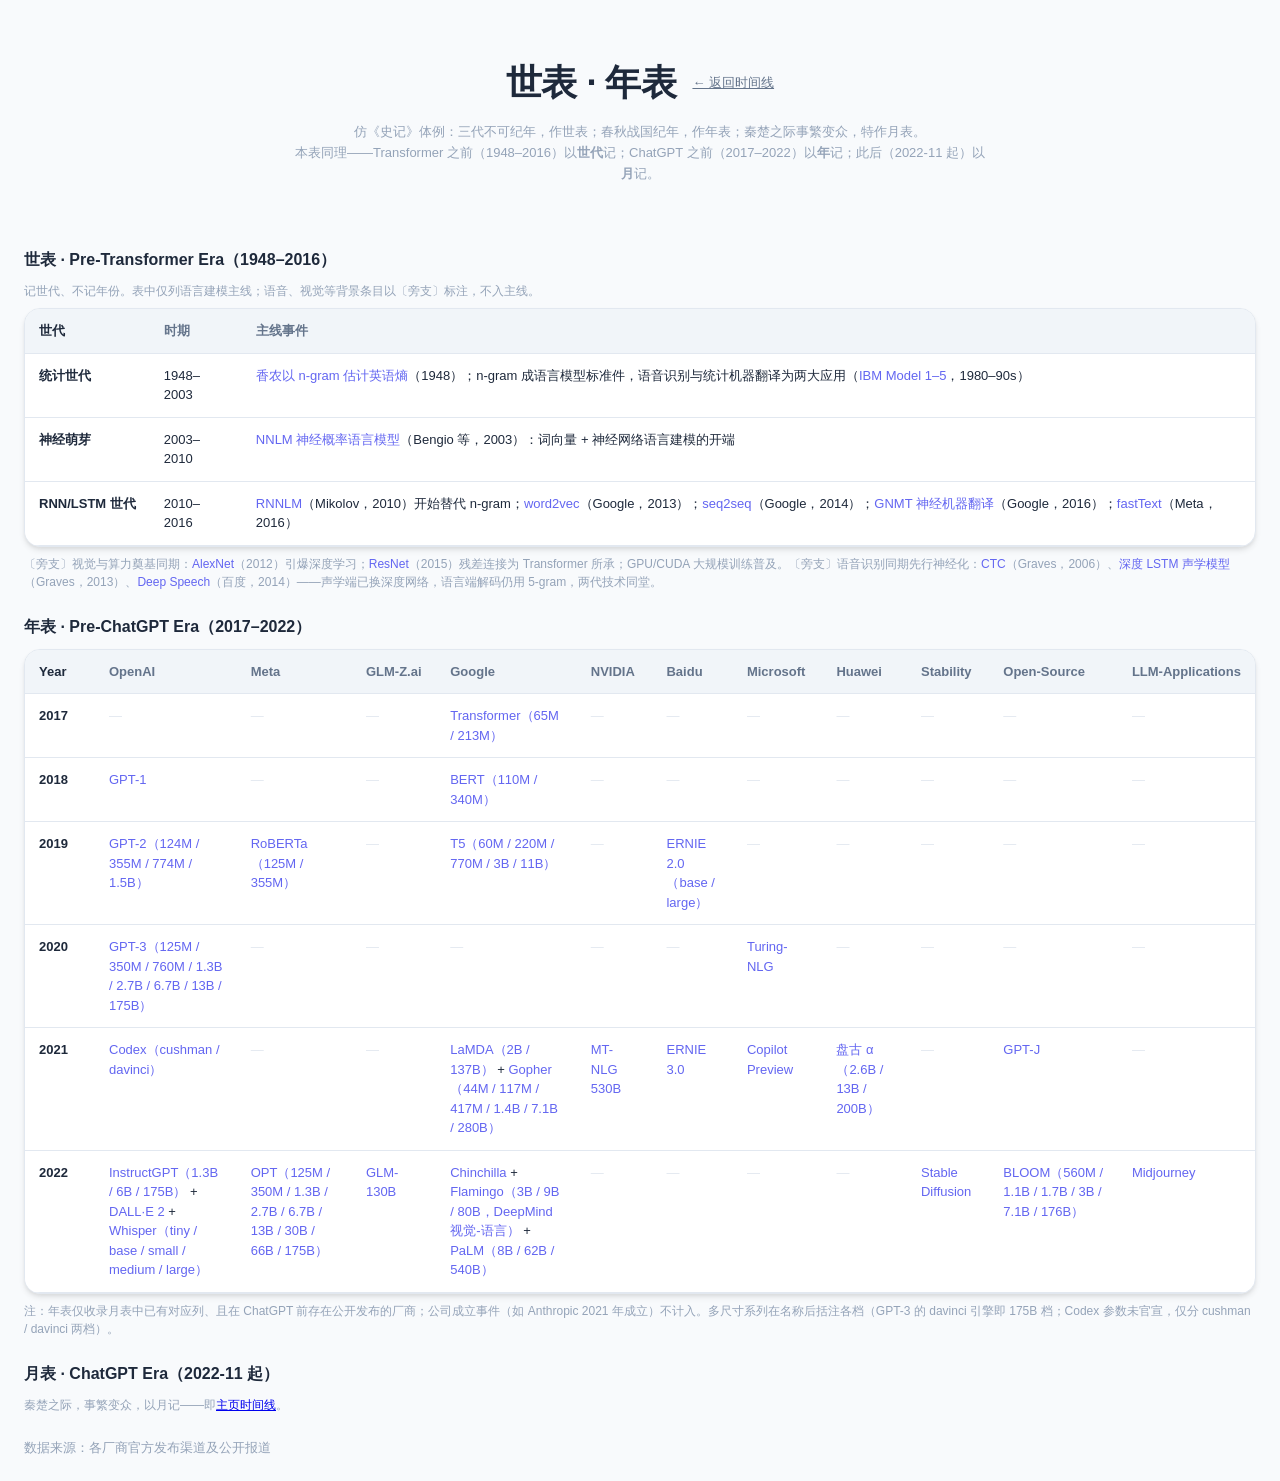
<file: prelude.html>
<!DOCTYPE html>
<html lang="zh-CN">
<head>
  <meta charset="UTF-8">
  <meta name="viewport" content="width=device-width, initial-scale=1.0">
  <title>世表 · 年表 | LLM Release Timeline</title>
  <link rel="stylesheet" href="styles.css">
  <style>
    .back-link {
      font-size: 13px;
      color: var(--text-tertiary);
      margin-left: 16px;
    }
    .back-link a { color: var(--text-secondary); }
    .prelude-section {
      scroll-margin-top: 12px;
    }
    .prelude-section h2 {
      font-size: 16px;
      margin: 24px 0 10px;
    }
    .section-note {
      font-size: 12px;
      color: var(--text-tertiary);
      margin: 8px 0;
    }
    /* 主表样式为 30+ 列设了 min-width:1400px，本页两表列数少，按列数另设 */
    .table-wrapper table { min-width: 0; }
    .table-nian { min-width: 1100px; }
    .table-shi td:last-child { min-width: 520px; }
  </style>
</head>
<body>
  <div class="container">
    <header>
      <div class="header-top">
        <h1>世表 · 年表</h1>
        <span class="back-link"><a href="./">← 返回时间线</a></span>
      </div>
      <p class="models">
        仿《史记》体例：三代不可纪年，作世表；春秋战国纪年，作年表；秦楚之际事繁变众，特作月表。<br>
        本表同理——Transformer 之前（1948–2016）以<b>世代</b>记；ChatGPT 之前（2017–2022）以<b>年</b>记；此后（2022-11 起）以<b>月</b>记。
      </p>
    </header>

    <section id="shibiao" class="prelude-section">
      <h2>世表 · Pre-Transformer Era（1948–2016）</h2>
      <p class="section-note">记世代、不记年份。表中仅列语言建模主线；语音、视觉等背景条目以〔旁支〕标注，不入主线。</p>
      <div class="table-wrapper">
        <table class="table-shi">
          <thead>
            <tr><th>世代</th><th>时期</th><th>主线事件</th></tr>
          </thead>
          <tbody>
            <tr>
              <td>统计世代</td>
              <td>1948–2003</td>
              <td><a class="model-link" href="https://en.wikipedia.org/wiki/A_Mathematical_Theory_of_Communication" target="_blank" rel="noopener">香农以 n-gram 估计英语熵</a>（1948）；n-gram 成语言模型标准件，语音识别与统计机器翻译为两大应用（<a class="model-link" href="https://en.wikipedia.org/wiki/IBM_alignment_models" target="_blank" rel="noopener">IBM Model 1–5</a>，1980–90s）</td>
            </tr>
            <tr>
              <td>神经萌芽</td>
              <td>2003–2010</td>
              <td><a class="model-link" href="https://www.jmlr.org/papers/v3/bengio03a.html" target="_blank" rel="noopener">NNLM 神经概率语言模型</a>（Bengio 等，2003）：词向量 + 神经网络语言建模的开端</td>
            </tr>
            <tr>
              <td>RNN/LSTM 世代</td>
              <td>2010–2016</td>
              <td><a class="model-link" href="http://www.fit.vutbr.cz/~imikolov/rnnlm/" target="_blank" rel="noopener">RNNLM</a>（Mikolov，2010）开始替代 n-gram；<a class="model-link" href="https://arxiv.org/abs/1301.3781" target="_blank" rel="noopener">word2vec</a>（Google，2013）；<a class="model-link" href="https://arxiv.org/abs/1409.3215" target="_blank" rel="noopener">seq2seq</a>（Google，2014）；<a class="model-link" href="https://arxiv.org/abs/1609.08144" target="_blank" rel="noopener">GNMT 神经机器翻译</a>（Google，2016）；<a class="model-link" href="https://fasttext.cc/" target="_blank" rel="noopener">fastText</a>（Meta，2016）</td>
            </tr>
          </tbody>
        </table>
      </div>
      <p class="section-note">〔旁支〕视觉与算力奠基同期：<a class="model-link" href="https://papers.nips.cc/paper_files/paper/2012/hash/c399862d3b9d6b76c8436e924a68c45b-Abstract.html" target="_blank" rel="noopener">AlexNet</a>（2012）引爆深度学习；<a class="model-link" href="https://arxiv.org/abs/1512.03385" target="_blank" rel="noopener">ResNet</a>（2015）残差连接为 Transformer 所承；GPU/CUDA 大规模训练普及。〔旁支〕语音识别同期先行神经化：<a class="model-link" href="https://www.cs.toronto.edu/~graves/icml_2006.pdf" target="_blank" rel="noopener">CTC</a>（Graves，2006）、<a class="model-link" href="https://arxiv.org/abs/1303.5778" target="_blank" rel="noopener">深度 LSTM 声学模型</a>（Graves，2013）、<a class="model-link" href="https://arxiv.org/abs/1412.5567" target="_blank" rel="noopener">Deep Speech</a>（百度，2014）——声学端已换深度网络，语言端解码仍用 5-gram，两代技术同堂。</p>
    </section>

    <section id="nianbiao" class="prelude-section">
      <h2>年表 · Pre-ChatGPT Era（2017–2022）</h2>
      <div class="table-wrapper">
        <table class="table-nian">
          <thead>
            <tr><th>Year</th><th>OpenAI</th><th>Meta</th><th>GLM-Z.ai</th><th>Google</th><th>NVIDIA</th><th>Baidu</th><th>Microsoft</th><th>Huawei</th><th>Stability</th><th>Open-Source</th><th>LLM-Applications</th></tr>
          </thead>
          <tbody>
            <tr>
              <td>2017</td>
              <td></td>
              <td></td>
              <td></td>
              <td><a class="model-link" href="https://arxiv.org/abs/1706.03762" target="_blank" rel="noopener">Transformer（65M / 213M）</a></td>
              <td></td>
              <td></td>
              <td></td>
              <td></td>
              <td></td>
              <td></td>
              <td></td>
            </tr>
            <tr>
              <td>2018</td>
              <td><a class="model-link" href="https://openai.com/index/language-unsupervised/" target="_blank" rel="noopener">GPT-1</a></td>
              <td></td>
              <td></td>
              <td><a class="model-link" href="https://arxiv.org/abs/1810.04805" target="_blank" rel="noopener">BERT（110M / 340M）</a></td>
              <td></td>
              <td></td>
              <td></td>
              <td></td>
              <td></td>
              <td></td>
              <td></td>
            </tr>
            <tr>
              <td>2019</td>
              <td><a class="model-link" href="https://openai.com/index/better-language-models/" target="_blank" rel="noopener">GPT-2（124M / 355M / 774M / 1.5B）</a></td>
              <td><a class="model-link" href="https://arxiv.org/abs/1907.11692" target="_blank" rel="noopener">RoBERTa（125M / 355M）</a></td>
              <td></td>
              <td><a class="model-link" href="https://arxiv.org/abs/1910.10683" target="_blank" rel="noopener">T5（60M / 220M / 770M / 3B / 11B）</a></td>
              <td></td>
              <td><a class="model-link" href="https://arxiv.org/abs/1907.12412" target="_blank" rel="noopener">ERNIE 2.0（base / large）</a></td>
              <td></td>
              <td></td>
              <td></td>
              <td></td>
              <td></td>
            </tr>
            <tr>
              <td>2020</td>
              <td><a class="model-link" href="https://openai.com/index/openai-api/" target="_blank" rel="noopener">GPT-3（125M / 350M / 760M / 1.3B / 2.7B / 6.7B / 13B / 175B）</a></td>
              <td></td>
              <td></td>
              <td></td>
              <td></td>
              <td></td>
              <td><a class="model-link" href="https://www.microsoft.com/en-us/research/blog/turing-nlg-a-17-billion-parameter-language-model-by-microsoft/" target="_blank" rel="noopener">Turing-NLG</a></td>
              <td></td>
              <td></td>
              <td></td>
              <td></td>
            </tr>
            <tr>
              <td>2021</td>
              <td><a class="model-link" href="https://openai.com/index/openai-codex/" target="_blank" rel="noopener">Codex（cushman / davinci）</a></td>
              <td></td>
              <td></td>
              <td><a class="model-link" href="https://blog.google/technology/ai/lamda/" target="_blank" rel="noopener">LaMDA（2B / 137B）</a> + <a class="model-link" href="https://arxiv.org/abs/2112.11446" target="_blank" rel="noopener">Gopher（44M / 117M / 417M / 1.4B / 7.1B / 280B）</a></td>
              <td><a class="model-link" href="https://developer.nvidia.com/blog/language-models-using-megatron-and-deep-speed/" target="_blank" rel="noopener">MT-NLG 530B</a></td>
              <td><a class="model-link" href="https://arxiv.org/abs/2107.02137" target="_blank" rel="noopener">ERNIE 3.0</a></td>
              <td><a class="model-link" href="https://github.blog/news-insights/product-news/introducing-github-copilot-ai-pair-programmer/" target="_blank" rel="noopener">Copilot Preview</a></td>
              <td><a class="model-link" href="https://arxiv.org/abs/2104.12369" target="_blank" rel="noopener">盘古 α（2.6B / 13B / 200B）</a></td>
              <td></td>
              <td><a class="model-link" href="https://arxiv.org/abs/2106.09685" target="_blank" rel="noopener">GPT-J</a></td>
              <td></td>
            </tr>
            <tr>
              <td>2022</td>
              <td><a class="model-link" href="https://openai.com/index/instruction-following/" target="_blank" rel="noopener">InstructGPT（1.3B / 6B / 175B）</a> + <a class="model-link" href="https://openai.com/index/dall-e-2/" target="_blank" rel="noopener">DALL·E 2</a> + <a class="model-link" href="https://openai.com/index/whisper/" target="_blank" rel="noopener">Whisper（tiny / base / small / medium / large）</a></td>
              <td><a class="model-link" href="https://arxiv.org/abs/2205.01068" target="_blank" rel="noopener">OPT（125M / 350M / 1.3B / 2.7B / 6.7B / 13B / 30B / 66B / 175B）</a></td>
              <td><a class="model-link" href="https://arxiv.org/abs/2210.02414" target="_blank" rel="noopener">GLM-130B</a></td>
              <td><a class="model-link" href="https://arxiv.org/abs/2203.15556" target="_blank" rel="noopener">Chinchilla</a> + <a class="model-link" href="https://arxiv.org/abs/2204.14198" target="_blank" rel="noopener">Flamingo（3B / 9B / 80B，DeepMind 视觉-语言）</a> + <a class="model-link" href="https://arxiv.org/abs/2204.02311" target="_blank" rel="noopener">PaLM（8B / 62B / 540B）</a></td>
              <td></td>
              <td></td>
              <td></td>
              <td></td>
              <td><a class="model-link" href="https://stability.ai/news/stable-diffusion-announcement" target="_blank" rel="noopener">Stable Diffusion</a></td>
              <td><a class="model-link" href="https://bigscience.huggingface.co/blog/bloom" target="_blank" rel="noopener">BLOOM（560M / 1.1B / 1.7B / 3B / 7.1B / 176B）</a></td>
              <td><a class="model-link" href="https://www.midjourney.com/" target="_blank" rel="noopener">Midjourney</a></td>
            </tr>
          </tbody>
        </table>
      </div>
      <p class="section-note">注：年表仅收录月表中已有对应列、且在 ChatGPT 前存在公开发布的厂商；公司成立事件（如 Anthropic 2021 年成立）不计入。多尺寸系列在名称后括注各档（GPT-3 的 davinci 引擎即 175B 档；Codex 参数未官宣，仅分 cushman / davinci 两档）。</p>
    </section>

    <section id="yuebiao" class="prelude-section">
      <h2>月表 · ChatGPT Era（2022-11 起）</h2>
      <p class="section-note">秦楚之际，事繁变众，以月记——即<a href="./">主页时间线</a>。</p>
    </section>

    <div class="footer">
      <span class="source">数据来源：各厂商官方发布渠道及公开报道</span>
    </div>
  </div>
</body>
</html>
</file>
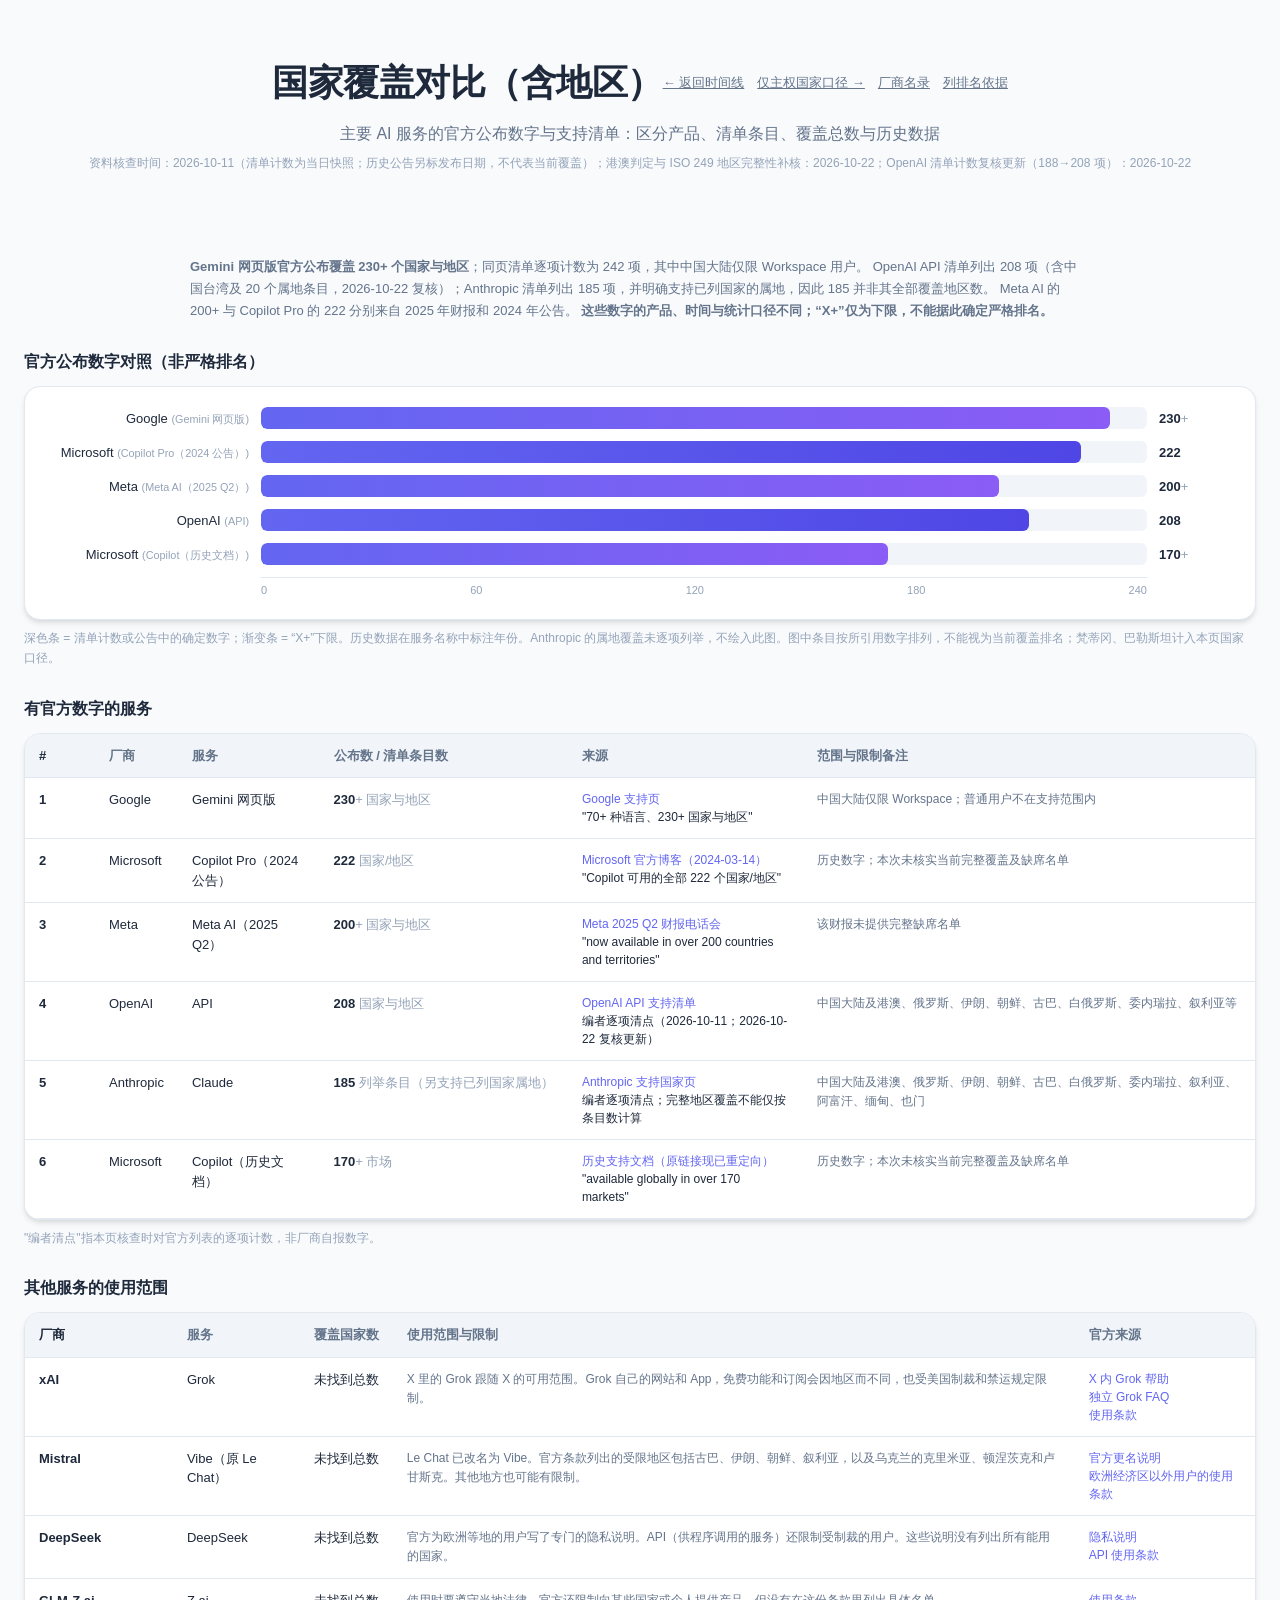
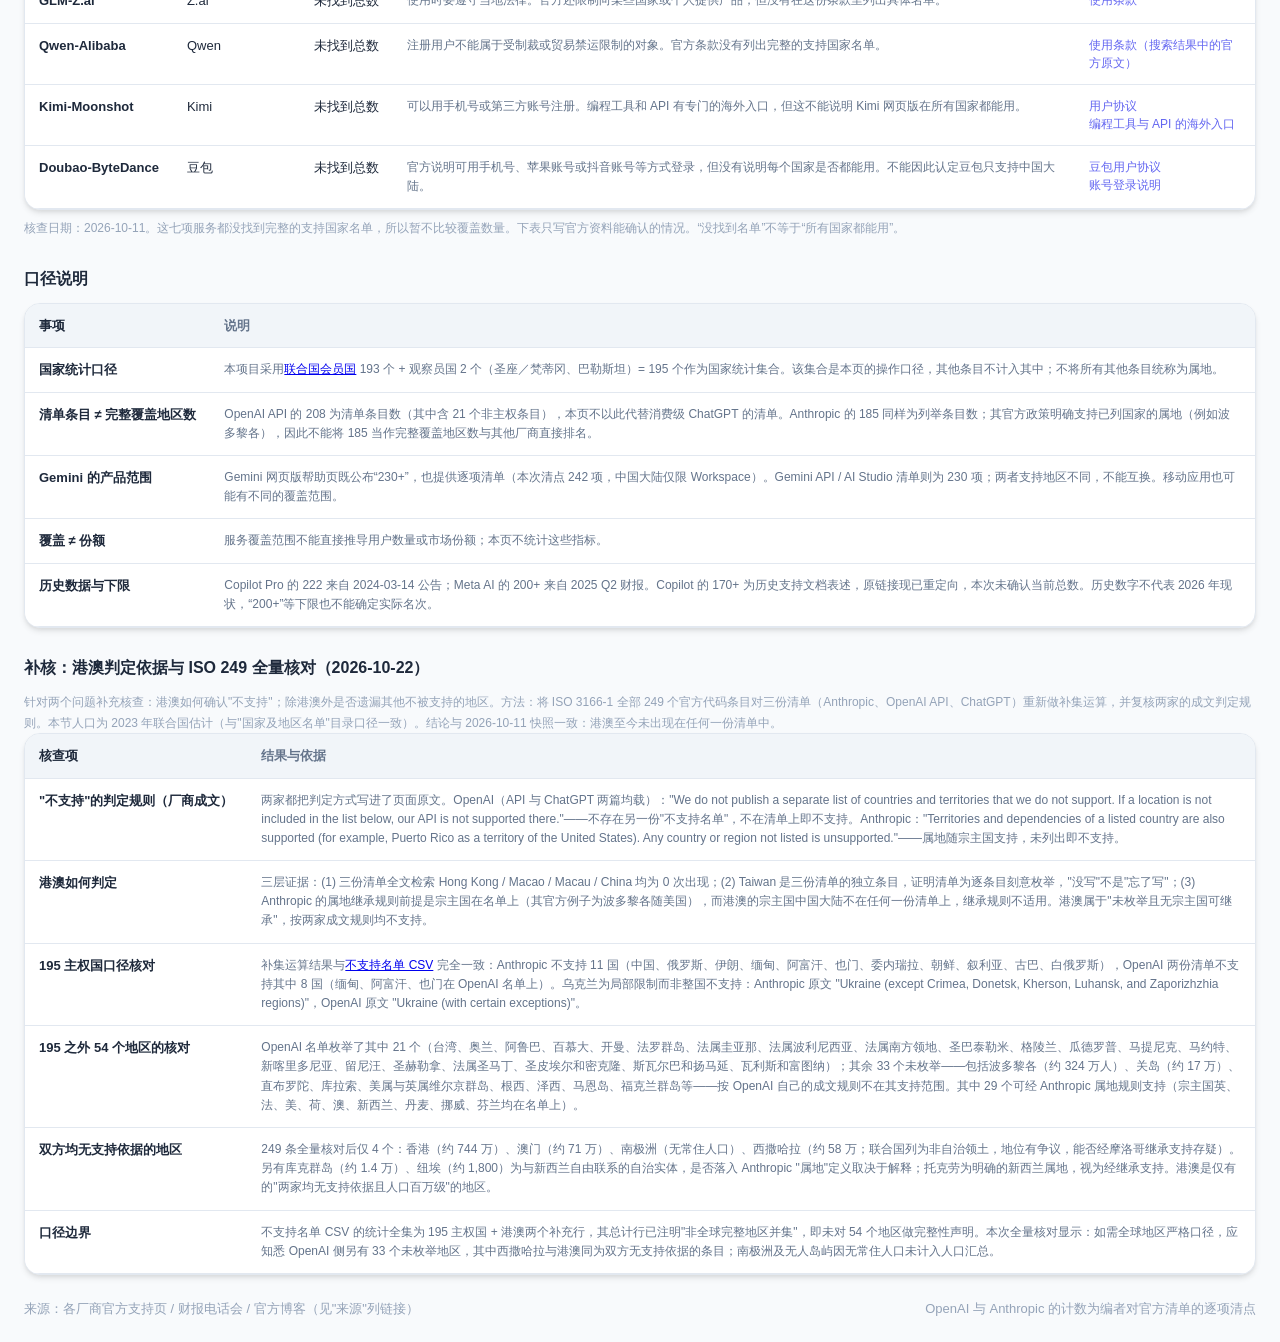
<file: supported_countries_and_territories/country-coverage-full.html>
<!DOCTYPE html>
<html lang="zh-CN">
<head>
  <meta charset="UTF-8">
  <meta name="viewport" content="width=device-width, initial-scale=1.0">
  <title>国家覆盖对比（含地区） | LLM Release Timeline</title>
  <link rel="stylesheet" href="../styles.css">
  <style>
    .back-link {
      font-size: 13px;
      color: var(--text-tertiary);
    }
    .back-link a { color: var(--text-secondary); }
    .snapshot-time {
      font-size: 12px;
      color: var(--text-tertiary);
      margin: 4px 0 20px;
    }
    .lede {
      font-size: 13px;
      color: var(--text-secondary);
      max-width: 900px;
      margin: 0 auto 28px;
      line-height: 1.7;
      text-align: left;
    }
    .section h2 {
      font-size: 16px;
      margin: 28px 0 12px;
    }
    .section-note {
      font-size: 12px;
      color: var(--text-tertiary);
      margin-top: 8px;
      line-height: 1.7;
    }
    table { min-width: 900px; }

    /* 条形图（纯 CSS，无外部依赖） */
    .chart {
      background: var(--bg-secondary);
      border: 1px solid var(--border-color);
      border-radius: var(--radius-xl);
      box-shadow: var(--shadow-md);
      padding: 20px 24px;
      display: flex;
      flex-direction: column;
      gap: 12px;
    }
    .bar-row {
      display: grid;
      grid-template-columns: 200px 1fr 72px;
      align-items: center;
      gap: 12px;
    }
    .bar-label {
      font-size: 13px;
      font-weight: 500;
      text-align: right;
      white-space: nowrap;
      overflow: hidden;
      text-overflow: ellipsis;
    }
    .bar-label small {
      color: var(--text-tertiary);
      font-weight: 400;
    }
    .bar-track {
      height: 22px;
      background: var(--bg-tertiary);
      border-radius: var(--radius-sm);
      overflow: hidden;
    }
    .bar-fill {
      height: 100%;
      border-radius: var(--radius-sm);
      background: linear-gradient(90deg, var(--accent-primary), var(--accent-secondary));
    }
    .bar-fill.exact {
      background: linear-gradient(90deg, var(--accent-primary), #4f46e5);
    }
    .bar-value {
      font-size: 13px;
      font-weight: 600;
      white-space: nowrap;
    }
    .bar-value .approx { color: var(--text-tertiary); font-weight: 400; }
    .chart-axis {
      display: grid;
      grid-template-columns: 200px 1fr 72px;
      gap: 12px;
      font-size: 11px;
      color: var(--text-tertiary);
    }
    .chart-axis .ticks {
      display: flex;
      justify-content: space-between;
      border-top: 1px solid var(--border-color);
      padding-top: 4px;
    }
    @media (max-width: 768px) {
      .bar-row, .chart-axis { grid-template-columns: 120px 1fr 58px; }
      .bar-label { font-size: 12px; }
    }

    td.num-cell { font-weight: 600; white-space: nowrap; }
    td.num-cell .approx { color: var(--text-tertiary); font-weight: 400; }
    td.note-cell {
      font-size: 12px;
      color: var(--text-secondary);
      min-width: 240px;
      line-height: 1.6;
    }
    td.src-cell { font-size: 12px; }
    td.src-cell a { color: var(--accent-primary); text-decoration: none; }
    td.src-cell a:hover { text-decoration: underline; }
  </style>
</head>
<body>
  <div class="container">
    <header>
      <div class="header-top">
        <h1>国家覆盖对比（含地区）</h1>
        <span class="back-link"><a href="../">← 返回时间线</a>　<a href="country-coverage-sovereign.html">仅主权国家口径 →</a>　<a href="../aa-vendors.html">厂商名录</a>　<a href="../aa-ranking.html">列排名依据</a></span>
      </div>
      <p class="subtitle">主要 AI 服务的官方公布数字与支持清单：区分产品、清单条目、覆盖总数与历史数据</p>
      <p class="snapshot-time">资料核查时间：2026-10-11（清单计数为当日快照；历史公告另标发布日期，不代表当前覆盖）；港澳判定与 ISO 249 地区完整性补核：2026-10-22；OpenAI 清单计数复核更新（188→208 项）：2026-10-22</p>
    </header>

    <p class="lede">
      <strong>Gemini 网页版官方公布覆盖 230+ 个国家与地区</strong>；同页清单逐项计数为 242 项，其中中国大陆仅限 Workspace 用户。
      OpenAI API 清单列出 208 项（含中国台湾及 20 个属地条目，2026-10-22 复核）；Anthropic 清单列出 185 项，并明确支持已列国家的属地，因此 185 并非其全部覆盖地区数。
      Meta AI 的 200+ 与 Copilot Pro 的 222 分别来自 2025 年财报和 2024 年公告。
      <strong>这些数字的产品、时间与统计口径不同；“X+”仅为下限，不能据此确定严格排名。</strong>
    </p>

    <div class="section">
      <h2>官方公布数字对照（非严格排名）</h2>
      <div class="chart" id="chart"></div>
      <p class="section-note">深色条 = 清单计数或公告中的确定数字；渐变条 = “X+”下限。历史数据在服务名称中标注年份。Anthropic 的属地覆盖未逐项列举，不绘入此图。图中条目按所引用数字排列，不能视为当前覆盖排名；梵蒂冈、巴勒斯坦计入本页国家口径。</p>
    </div>

    <div class="section">
      <h2>有官方数字的服务</h2>
      <div class="table-wrapper">
        <table>
          <thead id="officialHead"></thead>
          <tbody id="officialBody"></tbody>
        </table>
      </div>
      <p class="section-note">"编者清点"指本页核查时对官方列表的逐项计数，非厂商自报数字。</p>
    </div>

    <div class="section">
      <h2 id="coverage-audit">其他服务的使用范围</h2>
      <div class="table-wrapper">
        <table>
          <thead id="openHead"></thead>
          <tbody id="openBody"></tbody>
        </table>
      </div>
      <p class="section-note">核查日期：2026-10-11。这七项服务都没找到完整的支持国家名单，所以暂不比较覆盖数量。下表只写官方资料能确认的情况。“没找到名单”不等于“所有国家都能用”。</p>
    </div>

    <div class="section">
      <h2>口径说明</h2>
      <div class="table-wrapper">
        <table>
          <thead>
            <tr><th>事项</th><th>说明</th></tr>
          </thead>
          <tbody>
            <tr><td>国家统计口径</td><td class="note-cell">本项目采用<a href="https://www.un.org/zh/about-us/member-states" target="_blank" rel="noopener">联合国会员国</a> 193 个 + 观察员国 2 个（圣座／梵蒂冈、巴勒斯坦）= 195 个作为国家统计集合。该集合是本页的操作口径，其他条目不计入其中；不将所有其他条目统称为属地。</td></tr>
            <tr><td>清单条目 ≠ 完整覆盖地区数</td><td class="note-cell">OpenAI API 的 208 为清单条目数（其中含 21 个非主权条目），本页不以此代替消费级 ChatGPT 的清单。Anthropic 的 185 同样为列举条目数；其官方政策明确支持已列国家的属地（例如波多黎各），因此不能将 185 当作完整覆盖地区数与其他厂商直接排名。</td></tr>
            <tr><td>Gemini 的产品范围</td><td class="note-cell">Gemini 网页版帮助页既公布“230+”，也提供逐项清单（本次清点 242 项，中国大陆仅限 Workspace）。Gemini API / AI Studio 清单则为 230 项；两者支持地区不同，不能互换。移动应用也可能有不同的覆盖范围。</td></tr>
            <tr><td>覆盖 ≠ 份额</td><td class="note-cell">服务覆盖范围不能直接推导用户数量或市场份额；本页不统计这些指标。</td></tr>
            <tr><td>历史数据与下限</td><td class="note-cell">Copilot Pro 的 222 来自 2024-03-14 公告；Meta AI 的 200+ 来自 2025 Q2 财报。Copilot 的 170+ 为历史支持文档表述，原链接现已重定向，本次未确认当前总数。历史数字不代表 2026 年现状，“200+”等下限也不能确定实际名次。</td></tr>
          </tbody>
        </table>
      </div>
    </div>

    <div class="section">
      <h2>补核：港澳判定依据与 ISO 249 全量核对（2026-10-22）</h2>
      <p class="section-note">针对两个问题补充核查：港澳如何确认"不支持"；除港澳外是否遗漏其他不被支持的地区。方法：将 ISO 3166-1 全部 249 个官方代码条目对三份清单（Anthropic、OpenAI API、ChatGPT）重新做补集运算，并复核两家的成文判定规则。本节人口为 2023 年联合国估计（与"国家及地区名单"目录口径一致）。结论与 2026-10-11 快照一致：港澳至今未出现在任何一份清单中。</p>
      <div class="table-wrapper">
        <table>
          <thead>
            <tr><th>核查项</th><th>结果与依据</th></tr>
          </thead>
          <tbody>
            <tr>
              <td>"不支持"的判定规则（厂商成文）</td>
              <td class="note-cell">两家都把判定方式写进了页面原文。OpenAI（API 与 ChatGPT 两篇均载）："We do not publish a separate list of countries and territories that we do not support. If a location is not included in the list below, our API is not supported there."——不存在另一份"不支持名单"，不在清单上即不支持。Anthropic："Territories and dependencies of a listed country are also supported (for example, Puerto Rico as a territory of the United States). Any country or region not listed is unsupported."——属地随宗主国支持，未列出即不支持。</td>
            </tr>
            <tr>
              <td>港澳如何判定</td>
              <td class="note-cell">三层证据：(1) 三份清单全文检索 Hong Kong / Macao / Macau / China 均为 0 次出现；(2) Taiwan 是三份清单的独立条目，证明清单为逐条目刻意枚举，"没写"不是"忘了写"；(3) Anthropic 的属地继承规则前提是宗主国在名单上（其官方例子为波多黎各随美国），而港澳的宗主国中国大陆不在任何一份清单上，继承规则不适用。港澳属于"未枚举且无宗主国可继承"，按两家成文规则均不支持。</td>
            </tr>
            <tr>
              <td>195 主权国口径核对</td>
              <td class="note-cell">补集运算结果与<a href="openai_and_anthropic/anthropic_openai_unsupported_2026-10-11.csv">不支持名单 CSV</a> 完全一致：Anthropic 不支持 11 国（中国、俄罗斯、伊朗、缅甸、阿富汗、也门、委内瑞拉、朝鲜、叙利亚、古巴、白俄罗斯），OpenAI 两份清单不支持其中 8 国（缅甸、阿富汗、也门在 OpenAI 名单上）。乌克兰为局部限制而非整国不支持：Anthropic 原文 "Ukraine (except Crimea, Donetsk, Kherson, Luhansk, and Zaporizhzhia regions)"，OpenAI 原文 "Ukraine (with certain exceptions)"。</td>
            </tr>
            <tr>
              <td>195 之外 54 个地区的核对</td>
              <td class="note-cell">OpenAI 名单枚举了其中 21 个（台湾、奥兰、阿鲁巴、百慕大、开曼、法罗群岛、法属圭亚那、法属波利尼西亚、法属南方领地、圣巴泰勒米、格陵兰、瓜德罗普、马提尼克、马约特、新喀里多尼亚、留尼汪、圣赫勒拿、法属圣马丁、圣皮埃尔和密克隆、斯瓦尔巴和扬马延、瓦利斯和富图纳）；其余 33 个未枚举——包括波多黎各（约 324 万人）、关岛（约 17 万）、直布罗陀、库拉索、美属与英属维尔京群岛、根西、泽西、马恩岛、福克兰群岛等——按 OpenAI 自己的成文规则不在其支持范围。其中 29 个可经 Anthropic 属地规则支持（宗主国英、法、美、荷、澳、新西兰、丹麦、挪威、芬兰均在名单上）。</td>
            </tr>
            <tr>
              <td>双方均无支持依据的地区</td>
              <td class="note-cell">249 条全量核对后仅 4 个：香港（约 744 万）、澳门（约 71 万）、南极洲（无常住人口）、西撒哈拉（约 58 万；联合国列为非自治领土，地位有争议，能否经摩洛哥继承支持存疑）。另有库克群岛（约 1.4 万）、纽埃（约 1,800）为与新西兰自由联系的自治实体，是否落入 Anthropic "属地"定义取决于解释；托克劳为明确的新西兰属地，视为经继承支持。港澳是仅有的"两家均无支持依据且人口百万级"的地区。</td>
            </tr>
            <tr>
              <td>口径边界</td>
              <td class="note-cell">不支持名单 CSV 的统计全集为 195 主权国 + 港澳两个补充行，其总计行已注明"非全球完整地区并集"，即未对 54 个地区做完整性声明。本次全量核对显示：如需全球地区严格口径，应知悉 OpenAI 侧另有 33 个未枚举地区，其中西撒哈拉与港澳同为双方无支持依据的条目；南极洲及无人岛屿因无常住人口未计入人口汇总。</td>
            </tr>
          </tbody>
        </table>
      </div>
    </div>

    <div class="footer">
      <span class="source">来源：各厂商官方支持页 / 财报电话会 / 官方博客（见"来源"列链接）</span>
      <span class="source">OpenAI 与 Anthropic 的计数为编者对官方清单的逐项清点</span>
    </div>
  </div>

  <script>
    // 编者注：官方清单计数或历史公布数字；approx=true 表示下限
    const official = [
      {
        vendor: 'Google', service: 'Gemini 网页版', count: 230, approx: true,
        scope: '国家与地区',
        source: 'https://support.google.com/gemini/answer/13575153',
        sourceName: 'Google 支持页',
        sourceQuote: '"70+ 种语言、230+ 国家与地区"',
        missing: '中国大陆仅限 Workspace；普通用户不在支持范围内'
      },
      {
        vendor: 'Microsoft', service: 'Copilot Pro（2024 公告）', count: 222, approx: false,
        scope: '国家/地区',
        source: 'https://www.microsoft.com/en-us/copilot/blog/2024/03/14/bringing-copilot-to-more-customers-worldwide-across-life-and-work/',
        sourceName: 'Microsoft 官方博客（2024-03-14）',
        sourceQuote: '"Copilot 可用的全部 222 个国家/地区"',
        missing: '历史数字；本次未核实当前完整覆盖及缺席名单'
      },
      {
        vendor: 'Meta', service: 'Meta AI（2025 Q2）', count: 200, approx: true,
        scope: '国家与地区',
        source: 'https://s21.q4cdn.com/399680738/files/doc_financials/2025/q2/META-Q2-2025-Earnings-Call-Transcript.pdf',
        sourceName: 'Meta 2025 Q2 财报电话会',
        sourceQuote: '"now available in over 200 countries and territories"',
        missing: '该财报未提供完整缺席名单'
      },
      {
        vendor: 'OpenAI', service: 'API', count: 208, approx: false,
        scope: '国家与地区',
        source: 'https://help.openai.com/en/articles/5347006-openai-api-supported-countries-and-territories',
        sourceName: 'OpenAI API 支持清单',
        sourceQuote: '编者逐项清点（2026-10-11；2026-10-22 复核更新）',
        missing: '中国大陆及港澳、俄罗斯、伊朗、朝鲜、古巴、白俄罗斯、委内瑞拉、叙利亚等'
      },
      {
        vendor: 'Anthropic', service: 'Claude', count: 185, approx: false,
        scope: '列举条目（另支持已列国家属地）',
        source: 'https://www.anthropic.com/supported-countries',
        sourceName: 'Anthropic 支持国家页',
        sourceQuote: '编者逐项清点；完整地区覆盖不能仅按条目数计算',
        missing: '中国大陆及港澳、俄罗斯、伊朗、朝鲜、古巴、白俄罗斯、委内瑞拉、叙利亚、阿富汗、缅甸、也门'
      },
      {
        vendor: 'Microsoft', service: 'Copilot（历史文档）', count: 170, approx: true,
        scope: '市场',
        source: 'https://support.microsoft.com/en-au/microsoft-copilot/supported-regions-and-languages-in-microsoft-copilot',
        sourceName: '历史支持文档（原链接现已重定向）',
        sourceQuote: '"available globally in over 170 markets"',
        missing: '历史数字；本次未核实当前完整覆盖及缺席名单'
      }
    ];

    // 编者注：2026-10-11 官方公开资料核查；未找到完整覆盖清单，不推算总数
    const openAccess = [
      {
        vendor: 'xAI', service: 'Grok', kind: '未找到总数',
        note: 'X 里的 Grok 跟随 X 的可用范围。Grok 自己的网站和 App，免费功能和订阅会因地区而不同，也受美国制裁和禁运规定限制。',
        sources: [
          { name: 'X 内 Grok 帮助', url: 'https://help.x.com/en/using-x/about-grok' },
          { name: '独立 Grok FAQ', url: 'https://x.ai/legal/faq' },
          { name: '使用条款', url: 'https://x.ai/legal/terms-of-service' }
        ]
      },
      {
        vendor: 'Mistral', service: 'Vibe（原 Le Chat）', kind: '未找到总数',
        note: 'Le Chat 已改名为 Vibe。官方条款列出的受限地区包括古巴、伊朗、朝鲜、叙利亚，以及乌克兰的克里米亚、顿涅茨克和卢甘斯克。其他地方也可能有限制。',
        sources: [
          { name: '官方更名说明', url: 'https://help.mistral.ai/en/articles/682992-le-chat-is-now-vibe' },
          { name: '欧洲经济区以外用户的使用条款', url: 'https://legal.mistral.ai/terms/row-consumer-terms/' }
        ]
      },
      {
        vendor: 'DeepSeek', service: 'DeepSeek', kind: '未找到总数',
        note: '官方为欧洲等地的用户写了专门的隐私说明。API（供程序调用的服务）还限制受制裁的用户。这些说明没有列出所有能用的国家。',
        sources: [
          { name: '隐私说明', url: 'https://cdn.deepseek.com/policies/en-US/deepseek-privacy-policy.html' },
          { name: 'API 使用条款', url: 'https://cdn.deepseek.com/policies/zh-CN/deepseek-open-platform-terms-of-service.html' }
        ]
      },
      {
        vendor: 'GLM-Z.ai', service: 'Z.ai', kind: '未找到总数',
        note: '使用时要遵守当地法律。官方还限制向某些国家或个人提供产品，但没有在这份条款里列出具体名单。',
        sources: [
          { name: '使用条款', url: 'https://chat.z.ai/legal-agreement/terms-of-service' }
        ]
      },
      {
        vendor: 'Qwen-Alibaba', service: 'Qwen', kind: '未找到总数',
        note: '注册用户不能属于受制裁或贸易禁运限制的对象。官方条款没有列出完整的支持国家名单。',
        sources: [
          { name: '使用条款（搜索结果中的官方原文）', url: 'https://qwen.ai/termsservice' }
        ]
      },
      {
        vendor: 'Kimi-Moonshot', service: 'Kimi', kind: '未找到总数',
        note: '可以用手机号或第三方账号注册。编程工具和 API 有专门的海外入口，但这不能说明 Kimi 网页版在所有国家都能用。',
        sources: [
          { name: '用户协议', url: 'https://www.kimi.com/user/agreement/modeluse?version=v2' },
          { name: '编程工具与 API 的海外入口', url: 'https://www.kimi.com/en/help/kimi-code/membership-guide' }
        ]
      },
      {
        vendor: 'Doubao-ByteDance', service: '豆包', kind: '未找到总数',
        note: '官方说明可用手机号、苹果账号或抖音账号等方式登录，但没有说明每个国家是否都能用。不能因此认定豆包只支持中国大陆。',
        sources: [
          { name: '豆包用户协议', url: 'https://www.doubao.com/legal/terms' },
          { name: '账号登录说明', url: 'https://www.doubao.com/legal/doubao_account_service_terms' }
        ]
      }
    ];

    document.addEventListener('DOMContentLoaded', () => {
      // ---- 条形图 ----
      const MAX = 240;
      const chart = document.getElementById('chart');
      chart.innerHTML = official.filter(item => item.vendor !== 'Anthropic').map(item => {
        const pct = (item.count / MAX * 100).toFixed(1);
        const value = item.approx
          ? `${item.count}<span class="approx">+</span>`
          : `${item.count}`;
        return `
          <div class="bar-row">
            <span class="bar-label" title="${item.vendor} · ${item.service}">${item.vendor} <small>(${item.service})</small></span>
            <div class="bar-track"><div class="bar-fill${item.approx ? '' : ' exact'}" style="width:${pct}%"></div></div>
            <span class="bar-value">${value}</span>
          </div>`;
      }).join('') + `
        <div class="chart-axis">
          <span></span>
          <div class="ticks"><span>0</span><span>60</span><span>120</span><span>180</span><span>240</span></div>
          <span></span>
        </div>`;

      // ---- 表一：有官方数字 ----
      document.getElementById('officialHead').innerHTML =
        '<tr><th>#</th><th>厂商</th><th>服务</th><th>公布数 / 清单条目数</th><th>来源</th><th>范围与限制备注</th></tr>';
      document.getElementById('officialBody').innerHTML = official.map((item, i) => `
        <tr>
          <td>${i + 1}</td>
          <td>${item.vendor}</td>
          <td>${item.service}</td>
          <td class="num-cell">${item.count}${item.approx ? '<span class="approx">+</span>' : ''} <span class="approx">${item.scope}</span></td>
          <td class="src-cell"><a href="${item.source}" target="_blank" rel="noopener">${item.sourceName}</a><br><span class="approx">${item.sourceQuote}</span></td>
          <td class="note-cell">${item.missing}</td>
        </tr>`).join('');

      // ---- 表二：官方覆盖资料核查 ----
      document.getElementById('openHead').innerHTML =
        '<tr><th>厂商</th><th>服务</th><th>覆盖国家数</th><th>使用范围与限制</th><th>官方来源</th></tr>';
      document.getElementById('openBody').innerHTML = openAccess.map(item => `
        <tr>
          <td>${item.vendor}</td>
          <td>${item.service}</td>
          <td>${item.kind}</td>
          <td class="note-cell">${item.note}</td>
          <td class="src-cell">${item.sources.map(source => `<a href="${source.url}" target="_blank" rel="noopener">${source.name}</a>`).join('<br>')}</td>
        </tr>`).join('');
    });
  </script>
</body>
</html>
</file>
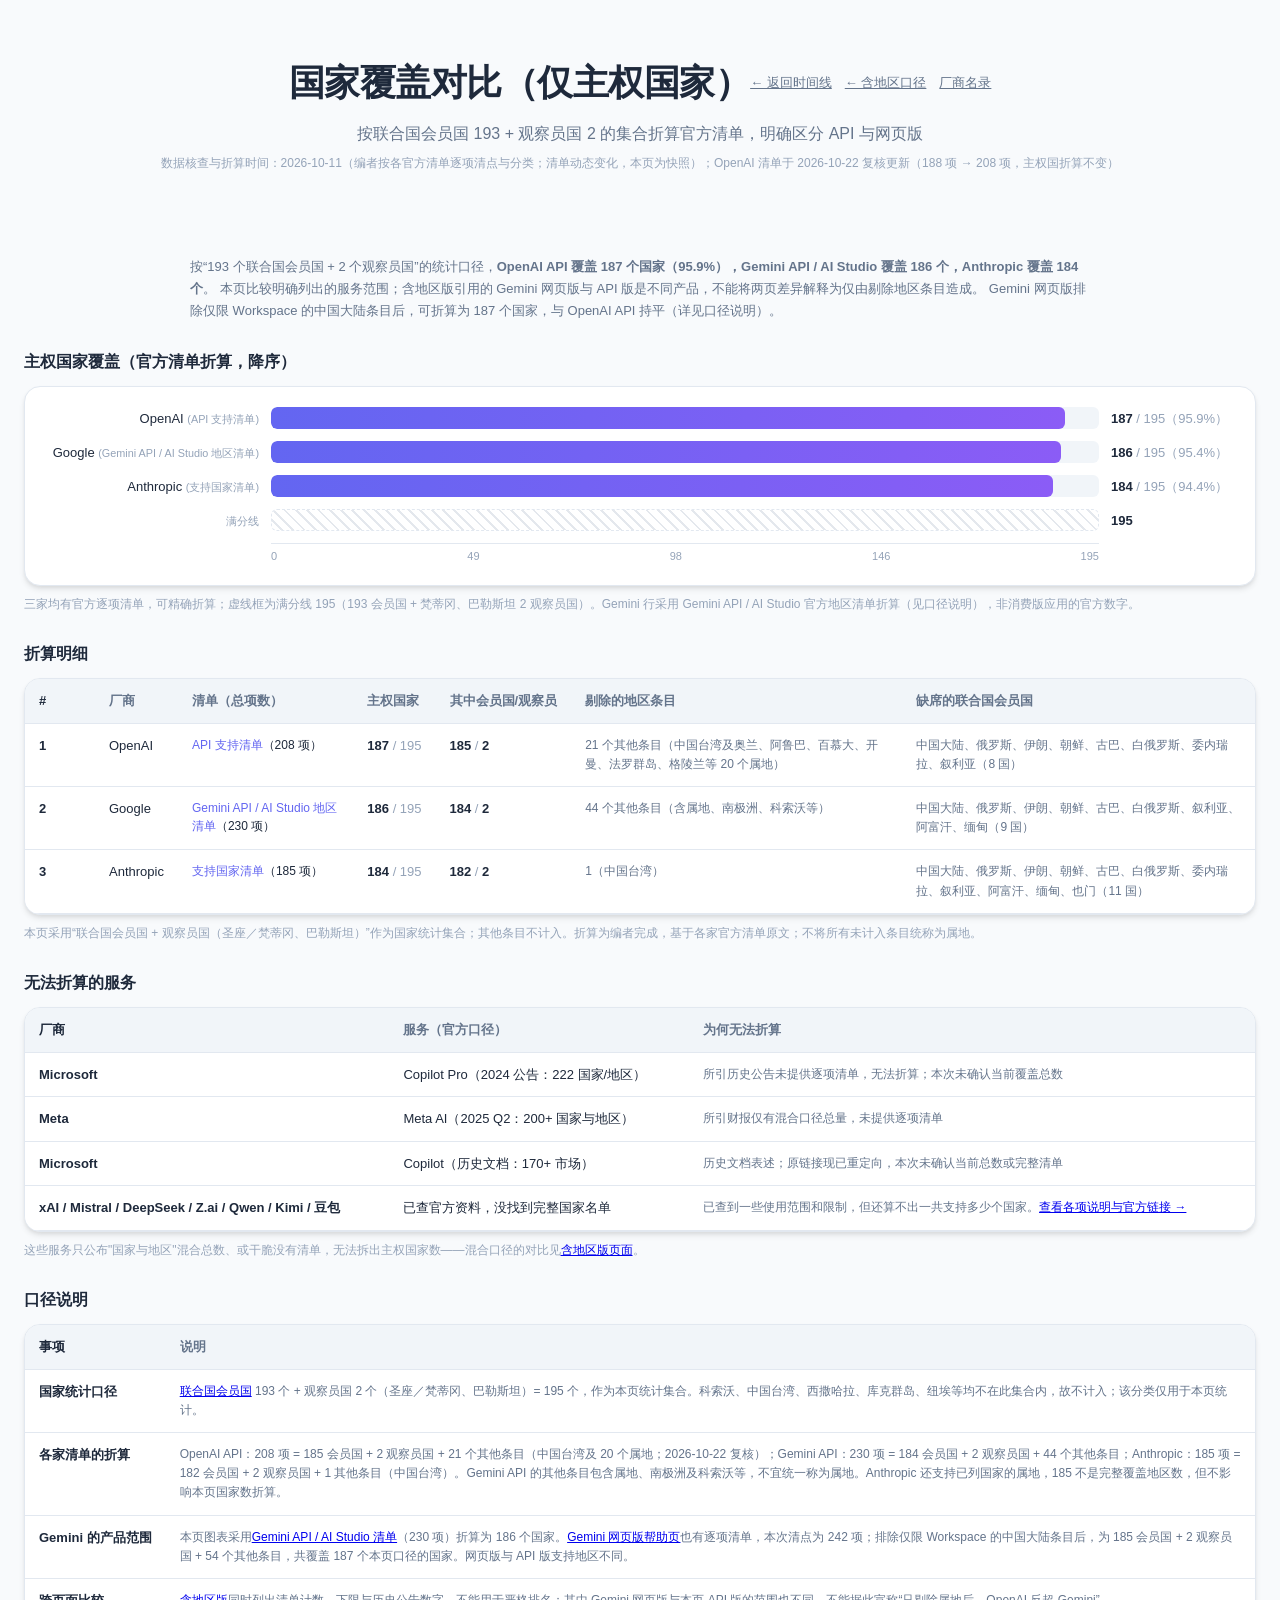
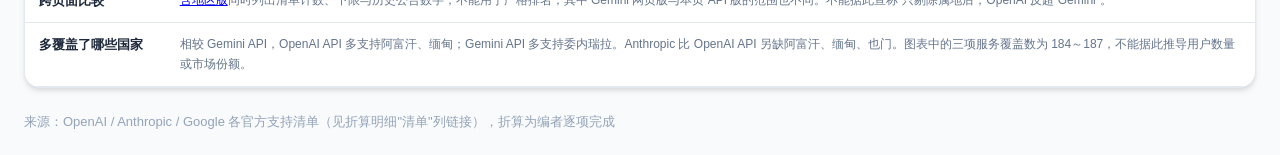
<file: supported_countries_and_territories/country-coverage-sovereign.html>
<!DOCTYPE html>
<html lang="zh-CN">
<head>
  <meta charset="UTF-8">
  <meta name="viewport" content="width=device-width, initial-scale=1.0">
  <title>国家覆盖对比（仅主权国家） | LLM Release Timeline</title>
  <link rel="stylesheet" href="../styles.css">
  <style>
    .back-link {
      font-size: 13px;
      color: var(--text-tertiary);
    }
    .back-link a { color: var(--text-secondary); }
    .snapshot-time {
      font-size: 12px;
      color: var(--text-tertiary);
      margin: 4px 0 20px;
    }
    .lede {
      font-size: 13px;
      color: var(--text-secondary);
      max-width: 900px;
      margin: 0 auto 28px;
      line-height: 1.7;
      text-align: left;
    }
    .section h2 {
      font-size: 16px;
      margin: 28px 0 12px;
    }
    .section-note {
      font-size: 12px;
      color: var(--text-tertiary);
      margin-top: 8px;
      line-height: 1.7;
    }
    table { min-width: 900px; }

    /* 条形图（纯 CSS，无外部依赖） */
    .chart {
      background: var(--bg-secondary);
      border: 1px solid var(--border-color);
      border-radius: var(--radius-xl);
      box-shadow: var(--shadow-md);
      padding: 20px 24px;
      display: flex;
      flex-direction: column;
      gap: 12px;
    }
    .bar-row {
      display: grid;
      grid-template-columns: 210px 1fr 120px;
      align-items: center;
      gap: 12px;
    }
    .bar-label {
      font-size: 13px;
      font-weight: 500;
      text-align: right;
      white-space: nowrap;
      overflow: hidden;
      text-overflow: ellipsis;
    }
    .bar-label small {
      color: var(--text-tertiary);
      font-weight: 400;
    }
    .bar-track {
      height: 22px;
      background: var(--bg-tertiary);
      border-radius: var(--radius-sm);
      overflow: hidden;
    }
    .bar-fill {
      height: 100%;
      border-radius: var(--radius-sm);
      background: linear-gradient(90deg, var(--accent-primary), var(--accent-secondary));
    }
    .bar-value {
      font-size: 13px;
      font-weight: 600;
      white-space: nowrap;
    }
    .bar-value .approx { color: var(--text-tertiary); font-weight: 400; }
    /* 满分参考行：主权国家总数 195 */
    .bar-track.ref {
      position: relative;
      background: transparent;
      border: 1px dashed var(--border-color);
    }
    .bar-track.ref::after {
      content: '';
      position: absolute;
      inset: 0;
      background: repeating-linear-gradient(45deg, transparent, transparent 6px, rgba(148,163,184,0.25) 6px, rgba(148,163,184,0.25) 8px);
    }
    .chart-axis {
      display: grid;
      grid-template-columns: 210px 1fr 120px;
      gap: 12px;
      font-size: 11px;
      color: var(--text-tertiary);
    }
    .chart-axis .ticks {
      display: flex;
      justify-content: space-between;
      border-top: 1px solid var(--border-color);
      padding-top: 4px;
    }
    @media (max-width: 768px) {
      .bar-row, .chart-axis { grid-template-columns: 130px 1fr 96px; }
      .bar-label { font-size: 12px; }
    }

    td.num-cell { font-weight: 600; white-space: nowrap; }
    td.num-cell .approx { color: var(--text-tertiary); font-weight: 400; }
    td.note-cell {
      font-size: 12px;
      color: var(--text-secondary);
      min-width: 200px;
      line-height: 1.6;
    }
    td.src-cell { font-size: 12px; }
    td.src-cell a { color: var(--accent-primary); text-decoration: none; }
    td.src-cell a:hover { text-decoration: underline; }
  </style>
</head>
<body>
  <div class="container">
    <header>
      <div class="header-top">
        <h1>国家覆盖对比（仅主权国家）</h1>
        <span class="back-link"><a href="../">← 返回时间线</a>　<a href="country-coverage-full.html">← 含地区口径</a>　<a href="../aa-vendors.html">厂商名录</a></span>
      </div>
      <p class="subtitle">按联合国会员国 193 + 观察员国 2 的集合折算官方清单，明确区分 API 与网页版</p>
      <p class="snapshot-time">数据核查与折算时间：2026-10-11（编者按各官方清单逐项清点与分类；清单动态变化，本页为快照）；OpenAI 清单于 2026-10-22 复核更新（188 项 → 208 项，主权国折算不变）</p>
    </header>

    <p class="lede">
      按“193 个联合国会员国 + 2 个观察员国”的统计口径，<strong>OpenAI API 覆盖 187 个国家（95.9%），Gemini API / AI Studio 覆盖 186 个，Anthropic 覆盖 184 个</strong>。
      本页比较明确列出的服务范围；含地区版引用的 Gemini 网页版与 API 版是不同产品，不能将两页差异解释为仅由剔除地区条目造成。
      Gemini 网页版排除仅限 Workspace 的中国大陆条目后，可折算为 187 个国家，与 OpenAI API 持平（详见口径说明）。
    </p>

    <div class="section">
      <h2>主权国家覆盖（官方清单折算，降序）</h2>
      <div class="chart" id="chart"></div>
      <p class="section-note">三家均有官方逐项清单，可精确折算；虚线框为满分线 195（193 会员国 + 梵蒂冈、巴勒斯坦 2 观察员国）。Gemini 行采用 Gemini API / AI Studio 官方地区清单折算（见口径说明），非消费版应用的官方数字。</p>
    </div>

    <div class="section">
      <h2>折算明细</h2>
      <div class="table-wrapper">
        <table>
          <thead id="rankHead"></thead>
          <tbody id="rankBody"></tbody>
        </table>
      </div>
      <p class="section-note">本页采用“联合国会员国 + 观察员国（圣座／梵蒂冈、巴勒斯坦）”作为国家统计集合；其他条目不计入。折算为编者完成，基于各家官方清单原文；不将所有未计入条目统称为属地。</p>
    </div>

    <div class="section">
      <h2>无法折算的服务</h2>
      <div class="table-wrapper">
        <table>
          <thead id="convHead"></thead>
          <tbody id="convBody"></tbody>
        </table>
      </div>
      <p class="section-note">这些服务只公布"国家与地区"混合总数、或干脆没有清单，无法拆出主权国家数——混合口径的对比见<a href="country-coverage-full.html">含地区版页面</a>。</p>
    </div>

    <div class="section">
      <h2>口径说明</h2>
      <div class="table-wrapper">
        <table>
          <thead>
            <tr><th>事项</th><th>说明</th></tr>
          </thead>
          <tbody>
            <tr><td>国家统计口径</td><td class="note-cell"><a href="https://www.un.org/zh/about-us/member-states" target="_blank" rel="noopener">联合国会员国</a> 193 个 + 观察员国 2 个（圣座／梵蒂冈、巴勒斯坦）= 195 个，作为本页统计集合。科索沃、中国台湾、西撒哈拉、库克群岛、纽埃等均不在此集合内，故不计入；该分类仅用于本页统计。</td></tr>
            <tr><td>各家清单的折算</td><td class="note-cell">OpenAI API：208 项 = 185 会员国 + 2 观察员国 + 21 个其他条目（中国台湾及 20 个属地；2026-10-22 复核）；Gemini API：230 项 = 184 会员国 + 2 观察员国 + 44 个其他条目；Anthropic：185 项 = 182 会员国 + 2 观察员国 + 1 其他条目（中国台湾）。Gemini API 的其他条目包含属地、南极洲及科索沃等，不宜统一称为属地。Anthropic 还支持已列国家的属地，185 不是完整覆盖地区数，但不影响本页国家数折算。</td></tr>
            <tr><td>Gemini 的产品范围</td><td class="note-cell">本页图表采用<a href="https://ai.google.dev/gemini-api/docs/available-regions" target="_blank" rel="noopener">Gemini API / AI Studio 清单</a>（230 项）折算为 186 个国家。<a href="https://support.google.com/gemini/answer/13575153" target="_blank" rel="noopener">Gemini 网页版帮助页</a>也有逐项清单，本次清点为 242 项；排除仅限 Workspace 的中国大陆条目后，为 185 会员国 + 2 观察员国 + 54 个其他条目，共覆盖 187 个本页口径的国家。网页版与 API 版支持地区不同。</td></tr>
            <tr><td>跨页面比较</td><td class="note-cell"><a href="country-coverage-full.html" target="_blank" rel="noopener">含地区版</a>同时列出清单计数、下限与历史公告数字，不能用于严格排名；其中 Gemini 网页版与本页 API 版的范围也不同。不能据此宣称“只剔除属地后，OpenAI 反超 Gemini”。</td></tr>
            <tr><td>多覆盖了哪些国家</td><td class="note-cell">相较 Gemini API，OpenAI API 多支持阿富汗、缅甸；Gemini API 多支持委内瑞拉。Anthropic 比 OpenAI API 另缺阿富汗、缅甸、也门。图表中的三项服务覆盖数为 184～187，不能据此推导用户数量或市场份额。</td></tr>
          </tbody>
        </table>
      </div>
    </div>

    <div class="footer">
      <span class="source">来源：OpenAI / Anthropic / Google 各官方支持清单（见折算明细"清单"列链接），折算为编者逐项完成</span>
    </div>
  </div>

  <script>
    // 编者注：主权国家口径折算结果（满分 195 = 193 会员国 + 2 观察员国；OpenAI 为 2026-10-22 复核，其余为 2026-10-11 清单快照）
    const ranked = [
      {
        vendor: 'OpenAI', listName: 'API 支持清单', total: 208, sovereign: 187,
        members: 185, observers: 2,
        regions: '21 个其他条目（中国台湾及奥兰、阿鲁巴、百慕大、开曼、法罗群岛、格陵兰等 20 个属地）',
        absent: '中国大陆、俄罗斯、伊朗、朝鲜、古巴、白俄罗斯、委内瑞拉、叙利亚（8 国）',
        source: 'https://help.openai.com/en/articles/5347006-openai-api-supported-countries-and-territories'
      },
      {
        vendor: 'Google', listName: 'Gemini API / AI Studio 地区清单', total: 230, sovereign: 186,
        members: 184, observers: 2,
        regions: '44 个其他条目（含属地、南极洲、科索沃等）',
        absent: '中国大陆、俄罗斯、伊朗、朝鲜、古巴、白俄罗斯、叙利亚、阿富汗、缅甸（9 国）',
        source: 'https://ai.google.dev/gemini-api/docs/available-regions'
      },
      {
        vendor: 'Anthropic', listName: '支持国家清单', total: 185, sovereign: 184,
        members: 182, observers: 2,
        regions: '1（中国台湾）',
        absent: '中国大陆、俄罗斯、伊朗、朝鲜、古巴、白俄罗斯、委内瑞拉、叙利亚、阿富汗、缅甸、也门（11 国）',
        source: 'https://www.anthropic.com/supported-countries'
      }
    ];

    // 编者注：只有混合口径总数、无法折算主权国家数的服务
    const unconvertible = [
      { vendor: 'Microsoft', service: 'Copilot Pro（2024 公告：222 国家/地区）', note: '所引历史公告未提供逐项清单，无法折算；本次未确认当前覆盖总数' },
      { vendor: 'Meta', service: 'Meta AI（2025 Q2：200+ 国家与地区）', note: '所引财报仅有混合口径总量，未提供逐项清单' },
      { vendor: 'Microsoft', service: 'Copilot（历史文档：170+ 市场）', note: '历史文档表述；原链接现已重定向，本次未确认当前总数或完整清单' },
      { vendor: 'xAI / Mistral / DeepSeek / Z.ai / Qwen / Kimi / 豆包', service: '已查官方资料，没找到完整国家名单', note: '已查到一些使用范围和限制，但还算不出一共支持多少个国家。<a href="country-coverage-full.html#coverage-audit">查看各项说明与官方链接 →</a>' }
    ];

    document.addEventListener('DOMContentLoaded', () => {
      // ---- 条形图（满分 195） ----
      const MAX = 195;
      const chart = document.getElementById('chart');
      chart.innerHTML = ranked.map(item => {
        const pct = (item.sovereign / MAX * 100).toFixed(1);
        return `
          <div class="bar-row">
            <span class="bar-label" title="${item.vendor} · ${item.listName}">${item.vendor} <small>(${item.listName})</small></span>
            <div class="bar-track"><div class="bar-fill" style="width:${pct}%"></div></div>
            <span class="bar-value">${item.sovereign} <span class="approx">/ 195（${pct}%）</span></span>
          </div>`;
      }).join('') + `
          <div class="bar-row">
            <span class="bar-label"><small>满分线</small></span>
            <div class="bar-track ref"></div>
            <span class="bar-value approx">195</span>
          </div>
        <div class="chart-axis">
          <span></span>
          <div class="ticks"><span>0</span><span>49</span><span>98</span><span>146</span><span>195</span></div>
          <span></span>
        </div>`;

      // ---- 折算明细表 ----
      document.getElementById('rankHead').innerHTML =
        '<tr><th>#</th><th>厂商</th><th>清单（总项数）</th><th>主权国家</th><th>其中会员国/观察员</th><th>剔除的地区条目</th><th>缺席的联合国会员国</th></tr>';
      document.getElementById('rankBody').innerHTML = ranked.map((item, i) => `
        <tr>
          <td>${i + 1}</td>
          <td>${item.vendor}</td>
          <td class="src-cell"><a href="${item.source}" target="_blank" rel="noopener">${item.listName}</a>（${item.total} 项）</td>
          <td class="num-cell">${item.sovereign} <span class="approx">/ 195</span></td>
          <td class="num-cell">${item.members} <span class="approx">/</span> ${item.observers}</td>
          <td class="note-cell">${item.regions}</td>
          <td class="note-cell">${item.absent}</td>
        </tr>`).join('');

      // ---- 无法折算表 ----
      document.getElementById('convHead').innerHTML =
        '<tr><th>厂商</th><th>服务（官方口径）</th><th>为何无法折算</th></tr>';
      document.getElementById('convBody').innerHTML = unconvertible.map(item => `
        <tr>
          <td>${item.vendor}</td>
          <td>${item.service}</td>
          <td class="note-cell">${item.note}</td>
        </tr>`).join('');
    });
  </script>
</body>
</html>
</file>
<file: styles.css>
:root {
  --bg-primary: #f8fafc;
  --bg-secondary: #ffffff;
  --bg-tertiary: #f1f5f9;
  --text-primary: #1e293b;
  --text-secondary: #64748b;
  --text-tertiary: #94a3b8;
  --border-color: #e2e8f0;
  --border-light: #f1f5f9;
  --accent-primary: #6366f1;
  --accent-secondary: #8b5cf6;
  --accent-success: #10b981;
  --shadow-sm: 0 1px 2px 0 rgba(0, 0, 0, 0.05);
  --shadow-md: 0 4px 6px -1px rgba(0, 0, 0, 0.1), 0 2px 4px -1px rgba(0, 0, 0, 0.06);
  --radius-sm: 6px;
  --radius-md: 8px;
  --radius-lg: 12px;
  --radius-xl: 16px;
}

* {
  margin: 0;
  padding: 0;
  box-sizing: border-box;
}

body {
  font-family: -apple-system, BlinkMacSystemFont, 'Segoe UI', 'PingFang SC', 'Hiragino Sans GB', 'Microsoft YaHei', sans-serif;
  background: var(--bg-primary);
  color: var(--text-primary);
  line-height: 1.5;
  padding: 24px;
  font-size: 14px;
}

.container {
  max-width: 1600px;
  margin: 0 auto;
}

/* Header */
header {
  margin-bottom: 32px;
  text-align: center;
  padding: 32px 0;
  position: relative;
}

.header-top {
  display: flex;
  align-items: center;
  justify-content: center;
  position: relative;
  margin-bottom: 12px;
}

header h1 {
  font-size: 36px;
  font-weight: 700;
  letter-spacing: -0.5px;
  color: var(--text-primary);
}

.github-link {
  position: absolute;
  right: 0;
  top: 50%;
  transform: translateY(-50%);
  display: inline-flex;
  align-items: center;
  gap: 6px;
  color: var(--text-secondary);
  text-decoration: none;
  font-size: 14px;
  font-weight: 500;
  padding: 8px 16px;
  border-radius: var(--radius-md);
  border: 1px solid var(--border-color);
  background: var(--bg-secondary);
  transition: all 0.2s;
}

.github-link:hover {
  color: var(--accent-primary);
  border-color: var(--accent-primary);
}

.subtitle {
  font-size: 16px;
  color: var(--text-secondary);
  margin-bottom: 8px;
  font-weight: 500;
}

.models {
  font-size: 13px;
  color: var(--text-tertiary);
  max-width: 700px;
  margin: 0 auto;
  line-height: 1.6;
}

/* Filters */
.filters {
  margin-bottom: 24px;
  display: flex;
  flex-direction: column;
  gap: 16px;
}

.filter-group {
  display: flex;
  flex-wrap: wrap;
  gap: 12px;
  align-items: center;
}

#searchInput {
  padding: 10px 16px;
  border: 1px solid var(--border-color);
  border-radius: var(--radius-md);
  font-size: 14px;
  min-width: 200px;
  background: var(--bg-secondary);
  color: var(--text-primary);
}

#searchInput:focus {
  outline: none;
  border-color: var(--accent-primary);
}

#yearFilter {
  padding: 10px 16px;
  border: 1px solid var(--border-color);
  border-radius: var(--radius-md);
  font-size: 14px;
  background: var(--bg-secondary);
  color: var(--text-primary);
  cursor: pointer;
}

#resetBtn {
  padding: 10px 16px;
  border: 1px solid var(--border-color);
  border-radius: var(--radius-md);
  font-size: 14px;
  background: var(--bg-secondary);
  color: var(--text-secondary);
  cursor: pointer;
  font-weight: 500;
  transition: all 0.2s;
}

#resetBtn:hover {
  border-color: var(--accent-primary);
  color: var(--accent-primary);
  background: rgba(99, 102, 241, 0.06);
}

#sortBtn {
  padding: 10px 16px;
  border: 1px solid var(--accent-primary);
  border-radius: var(--radius-md);
  font-size: 14px;
  background: var(--accent-primary);
  color: #fff;
  cursor: pointer;
  font-weight: 500;
  transition: all 0.2s;
}

#sortBtn:hover {
  background: var(--accent-secondary);
  border-color: var(--accent-secondary);
}

.vendor-filters {
  display: flex;
  flex-wrap: wrap;
  gap: 8px;
}

.vendor-filters label {
  display: flex;
  align-items: center;
  gap: 6px;
  padding: 8px 14px;
  background: var(--bg-secondary);
  border: 1px solid var(--border-color);
  border-radius: var(--radius-md);
  font-size: 13px;
  cursor: pointer;
  transition: all 0.15s;
  user-select: none;
}

.vendor-filters label:hover {
  border-color: var(--accent-primary);
}

.vendor-filters input {
  cursor: pointer;
}

.vendor-filters input:checked + span {
  color: var(--accent-primary);
  font-weight: 500;
}

/* Table Hints */
.table-hints {
  display: flex;
  justify-content: space-between;
  align-items: center;
  margin-bottom: 8px;
  padding: 0 4px;
  font-size: 12px;
  color: var(--text-tertiary);
}

/* Ranking Source */
.table-hint-right a {
  color: var(--text-tertiary);
  text-decoration: underline dotted;
}

.table-hint-right a:hover {
  color: var(--text-secondary);
}

/* 世表/年表入口（主表下方灰色小字） */
.table-prelude {
  margin-top: 8px;
  padding: 0 4px;
  font-size: 12px;
  color: var(--text-tertiary);
}

.table-prelude a {
  color: var(--text-tertiary);
  text-decoration: underline dotted;
}

.table-prelude a:hover {
  color: var(--text-secondary);
}

/* Table */
.table-wrapper {
  overflow-x: auto;
  border-radius: var(--radius-xl);
  border: 1px solid var(--border-color);
  background: var(--bg-secondary);
  box-shadow: var(--shadow-md);
}

table {
  width: 100%;
  border-collapse: collapse;
  min-width: 1400px;
}

th, td {
  padding: 12px 14px;
  text-align: left;
  border-bottom: 1px solid var(--border-color);
  font-size: 13px;
  vertical-align: top;
}

th {
  background: var(--bg-tertiary);
  font-weight: 600;
  color: var(--text-secondary);
  position: sticky;
  top: 0;
  z-index: 2;
  white-space: nowrap;
}

/* 第一列月份固定 */
th:first-child,
td:first-child {
  position: sticky;
  left: 0;
  background: var(--bg-secondary);
  font-weight: 600;
  color: var(--text-primary);
  z-index: 3;
  min-width: 70px;
  white-space: nowrap;
}

th:first-child {
  background: var(--bg-tertiary);
  z-index: 4;
}

/* 列名链接（跳转厂商名录），保持表头观感不变 */
th a {
  color: inherit;
  text-decoration: none;
}

th a:hover {
  text-decoration: underline;
}

tbody tr:hover td {
  background: var(--bg-tertiary);
}

tbody tr:hover td:first-child {
  background: #e2e8f0;
}

/* 空单元格淡化 */
td:empty::after {
  content: '—';
  color: var(--border-color);
}

/* 模型链接 */
.model-link {
  color: var(--accent-primary);
  text-decoration: none;
  font-weight: 500;
}

.model-link:hover {
  text-decoration: underline;
}

/* 单元格内的多个模型 */
.model-item {
  display: block;
  margin-bottom: 4px;
  line-height: 1.5;
}

.model-item:last-child {
  margin-bottom: 0;
}

/* Footer */
.footer {
  margin-top: 24px;
  display: flex;
  justify-content: space-between;
  align-items: center;
  font-size: 13px;
  color: var(--text-tertiary);
  flex-wrap: wrap;
  gap: 8px;
}

/* Friend Links */
.friend-links {
  margin-top: 32px;
  padding: 16px 0;
  text-align: center;
  font-size: 13px;
  color: var(--text-tertiary);
  border-top: 1px solid var(--border-light);
}

.friend-links-label {
  margin-right: 12px;
  color: var(--text-secondary);
  font-weight: 500;
}

.friend-links a {
  color: var(--accent-primary);
  text-decoration: none;
  margin: 0 10px;
  padding: 4px 10px;
  border-radius: var(--radius-sm);
  transition: all 0.2s;
}

.friend-links a:hover {
  text-decoration: underline;
  background: rgba(99, 102, 241, 0.06);
}

/* Changelog */
.changelog {
  margin-top: 32px;
  padding: 24px;
  background: var(--bg-secondary);
  border-radius: var(--radius-lg);
  border: 1px solid var(--border-color);
}

.changelog h3 {
  font-size: 16px;
  font-weight: 600;
  color: var(--text-primary);
  margin-bottom: 16px;
  padding-bottom: 12px;
  border-bottom: 1px solid var(--border-light);
}

.changelog-list {
  display: flex;
  flex-direction: column;
  gap: 12px;
}

.changelog-item {
  display: flex;
  align-items: flex-start;
  gap: 12px;
  font-size: 13px;
  line-height: 1.6;
}

.changelog-date {
  color: var(--text-tertiary);
  white-space: nowrap;
  min-width: 80px;
}

.changelog-hash {
  color: var(--accent-primary);
  font-family: monospace;
  font-size: 12px;
  background: rgba(99, 102, 241, 0.08);
  padding: 2px 6px;
  border-radius: var(--radius-sm);
  white-space: nowrap;
}

.changelog-msg {
  color: var(--text-secondary);
  flex: 1;
}

.changelog-error {
  color: var(--text-tertiary);
  font-style: italic;
}

/* Responsive */
@media (max-width: 768px) {
  body {
    padding: 16px;
  }

  header h1 {
    font-size: 26px;
  }

  .github-link {
    position: static;
    transform: none;
    margin-top: 16px;
  }

  .header-top {
    flex-direction: column;
  }

  .filter-group {
    width: 100%;
  }

  #searchInput {
    flex: 1;
    min-width: 0;
  }
}
</file>
